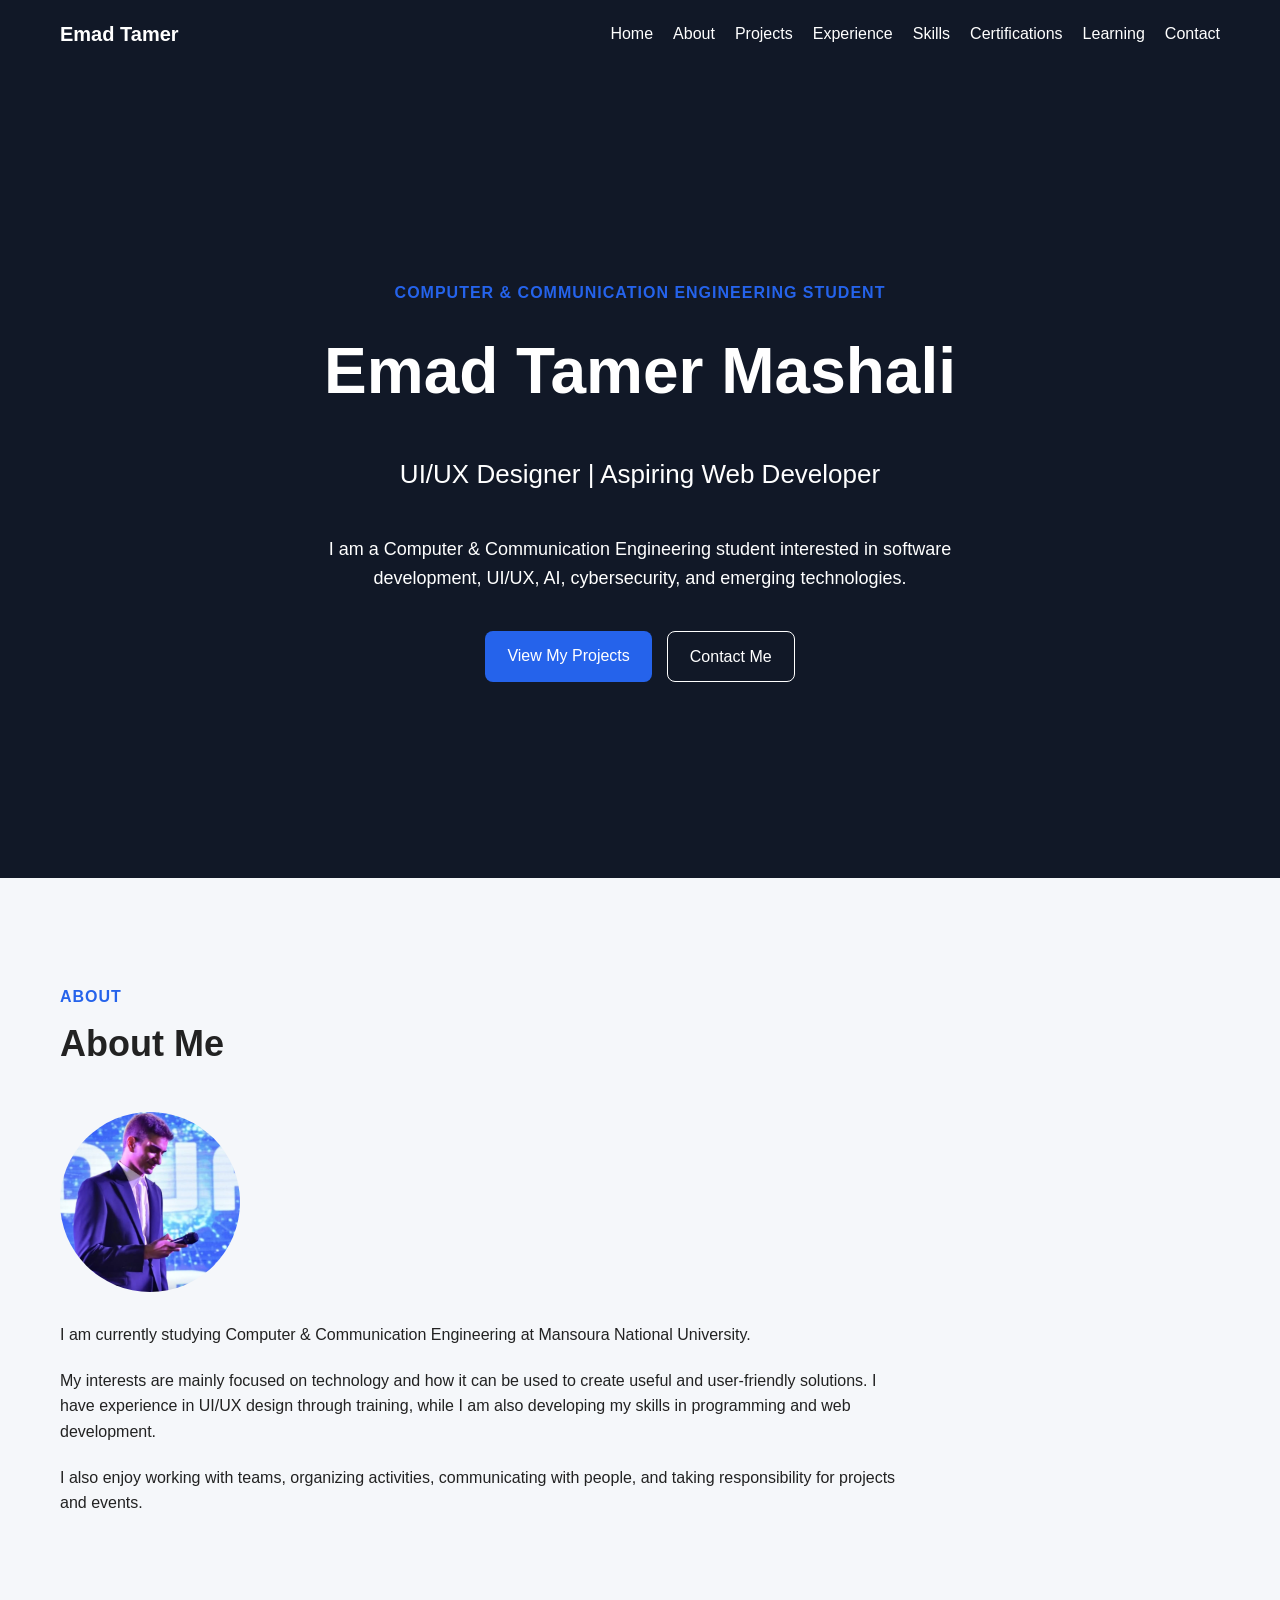
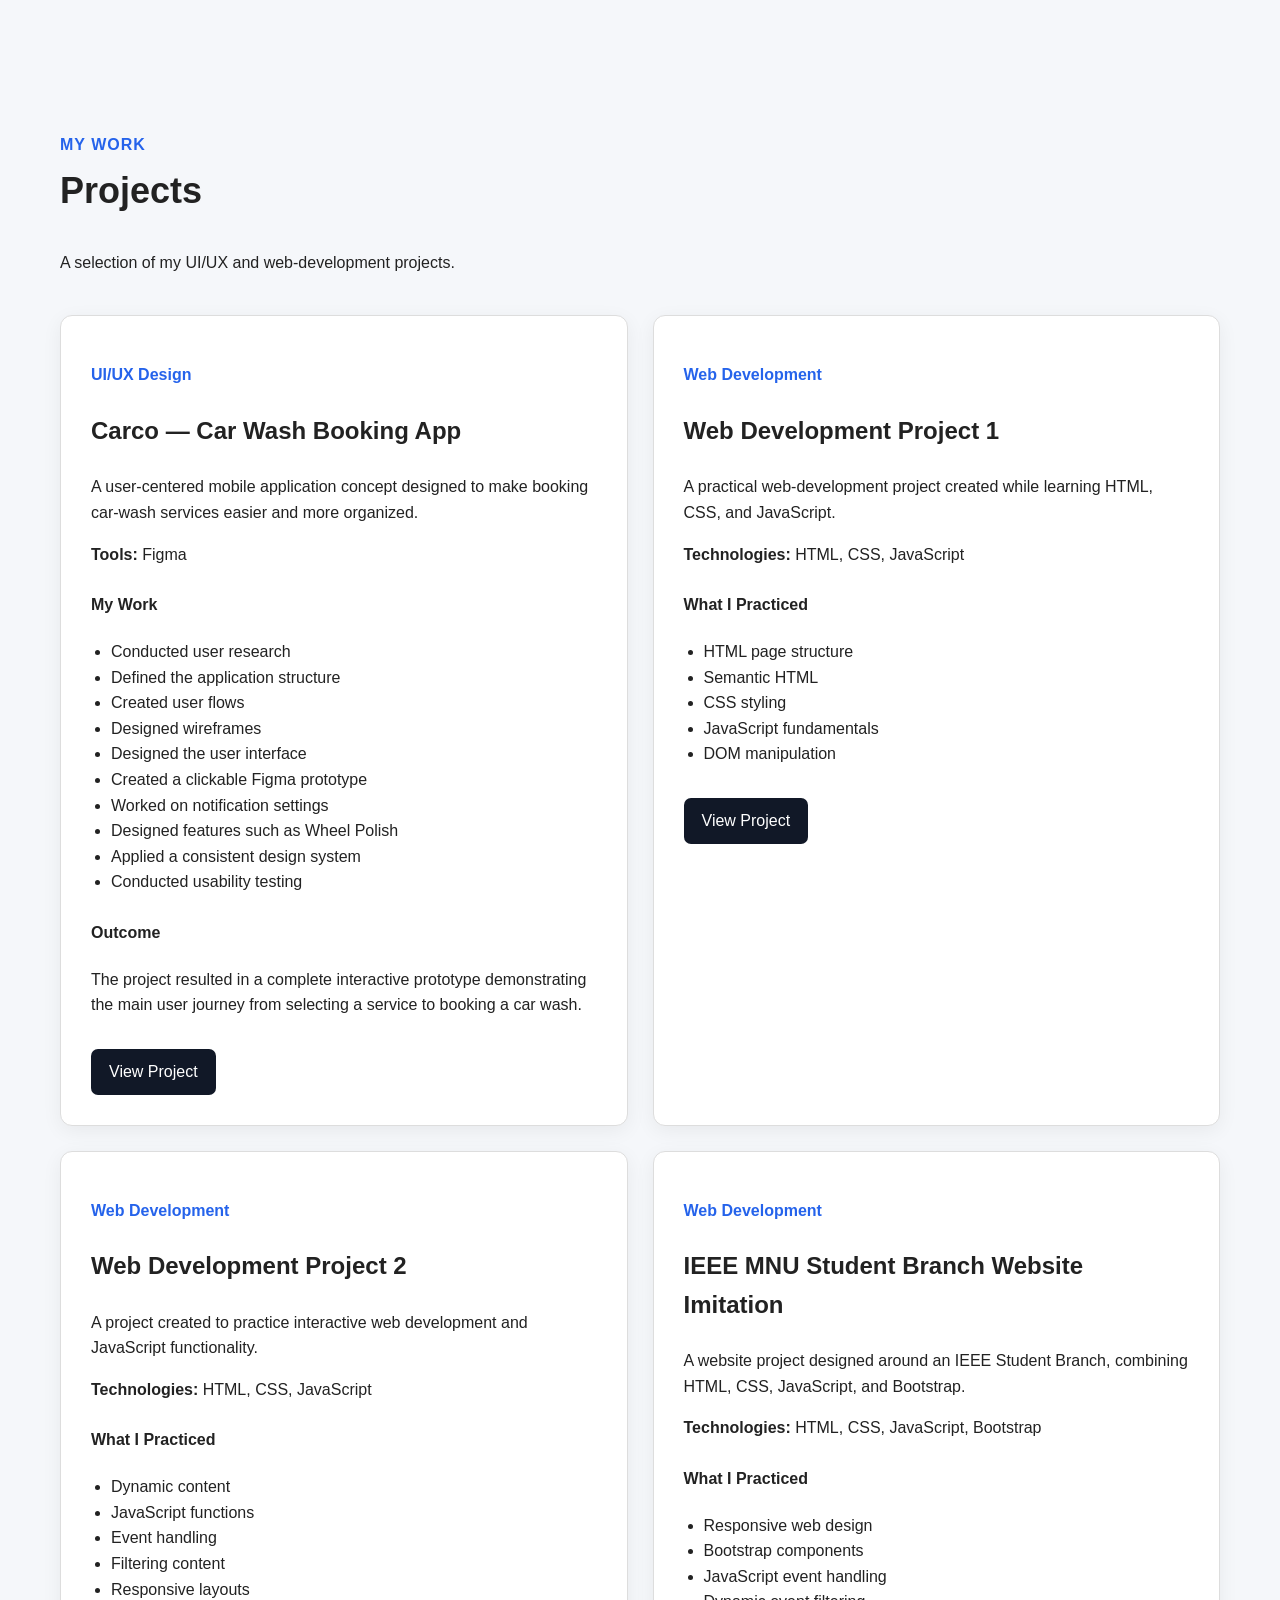
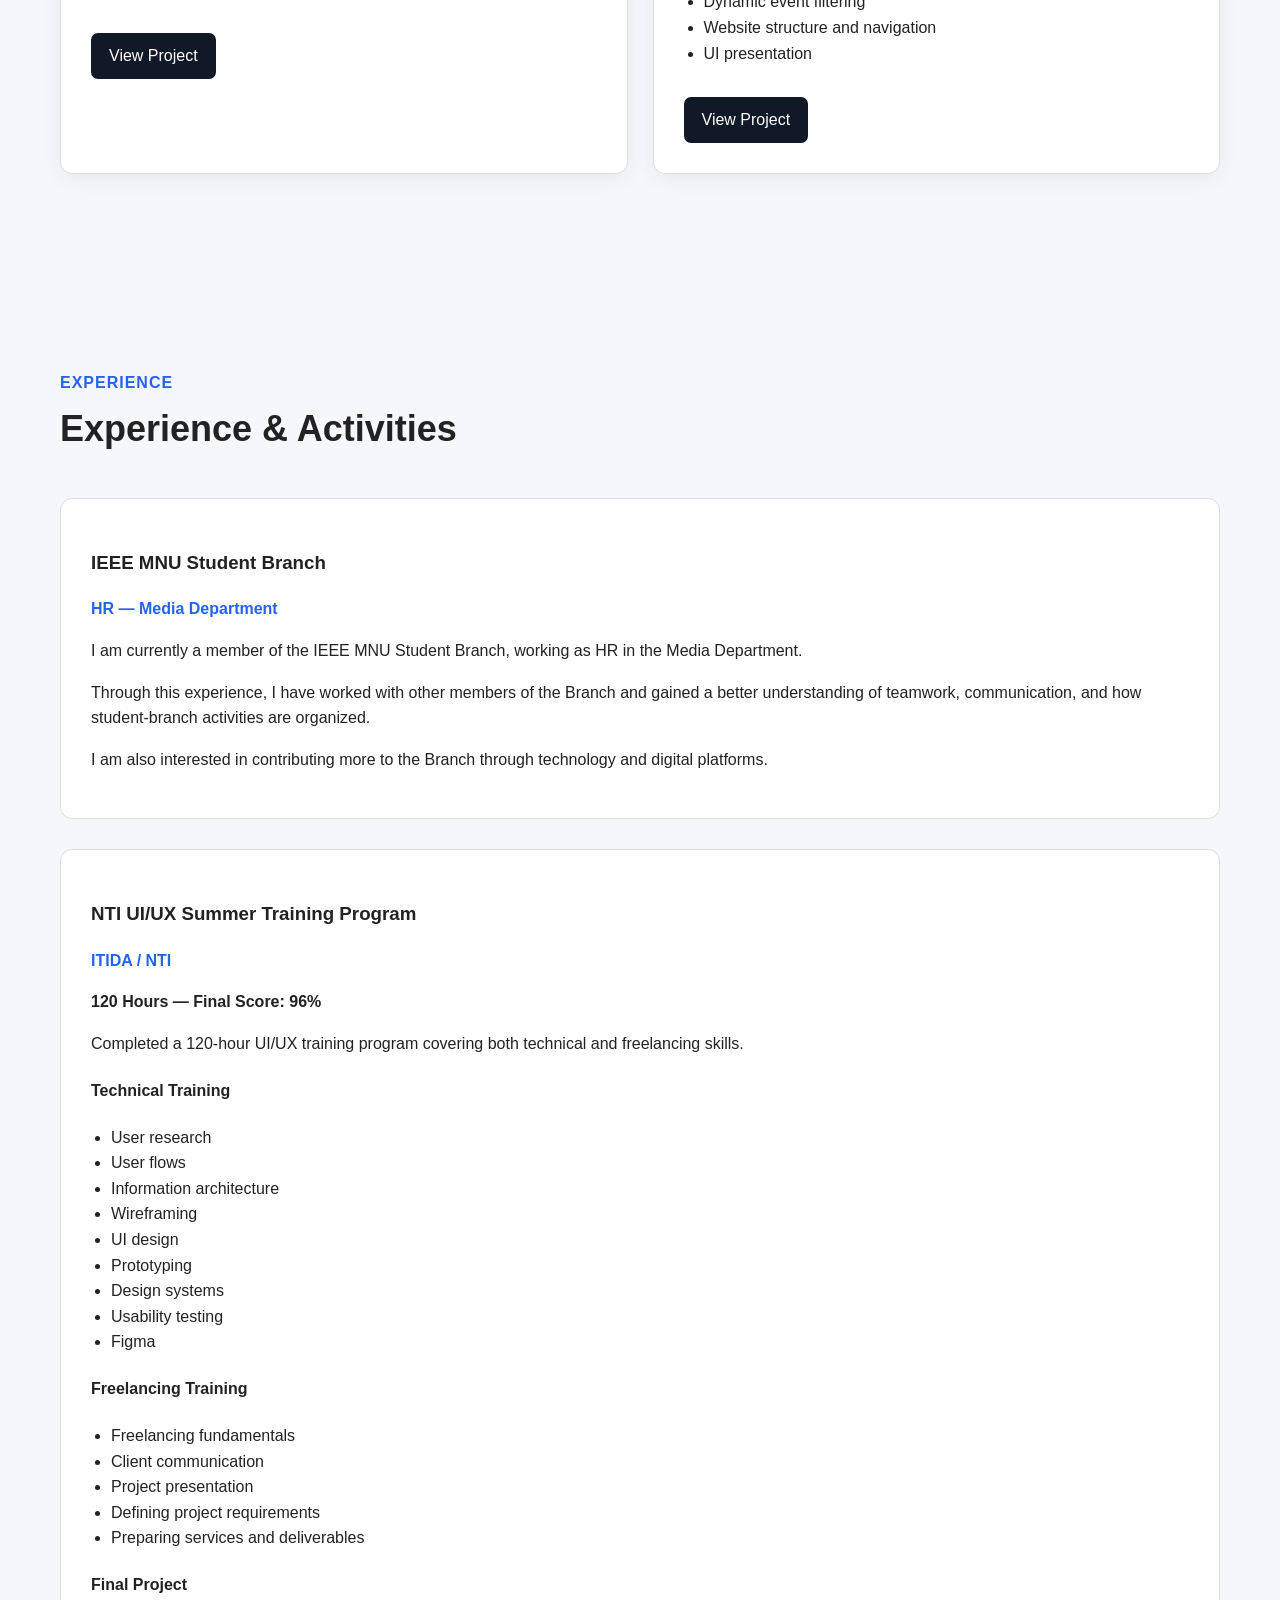
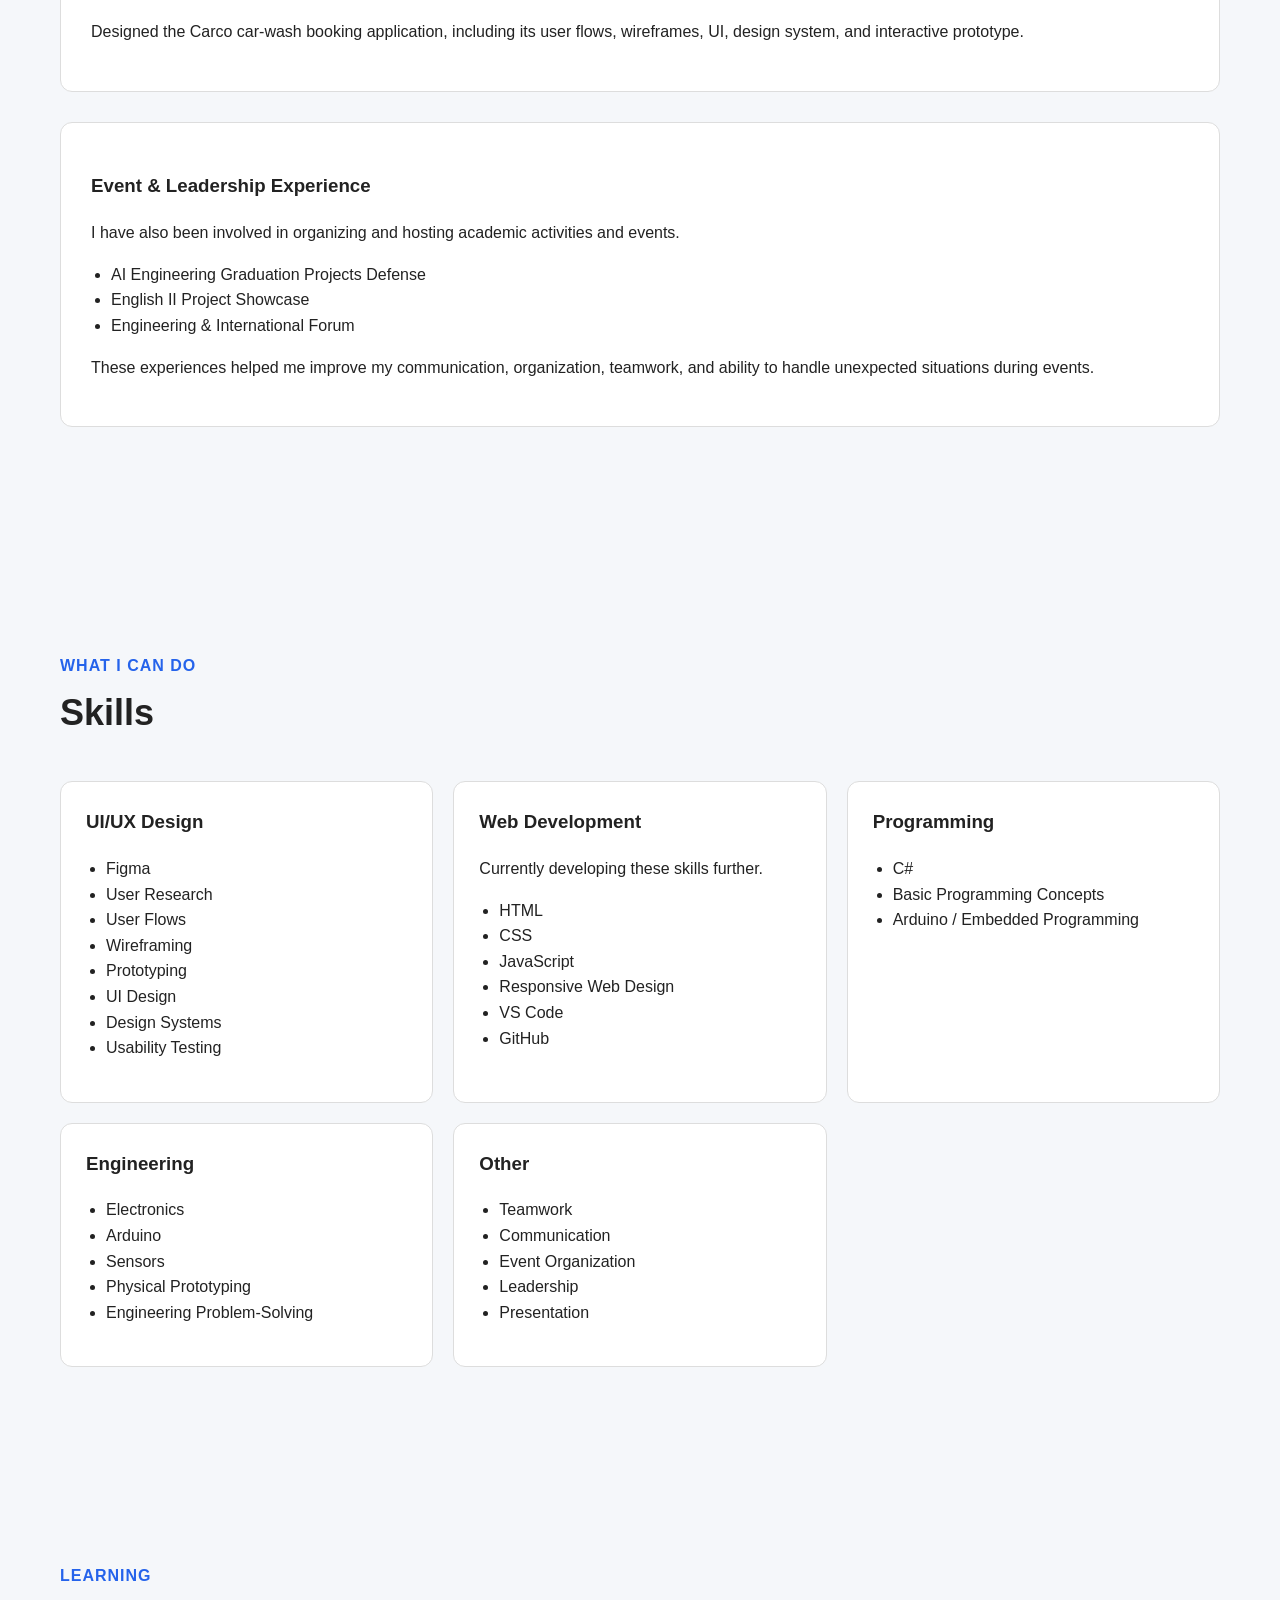
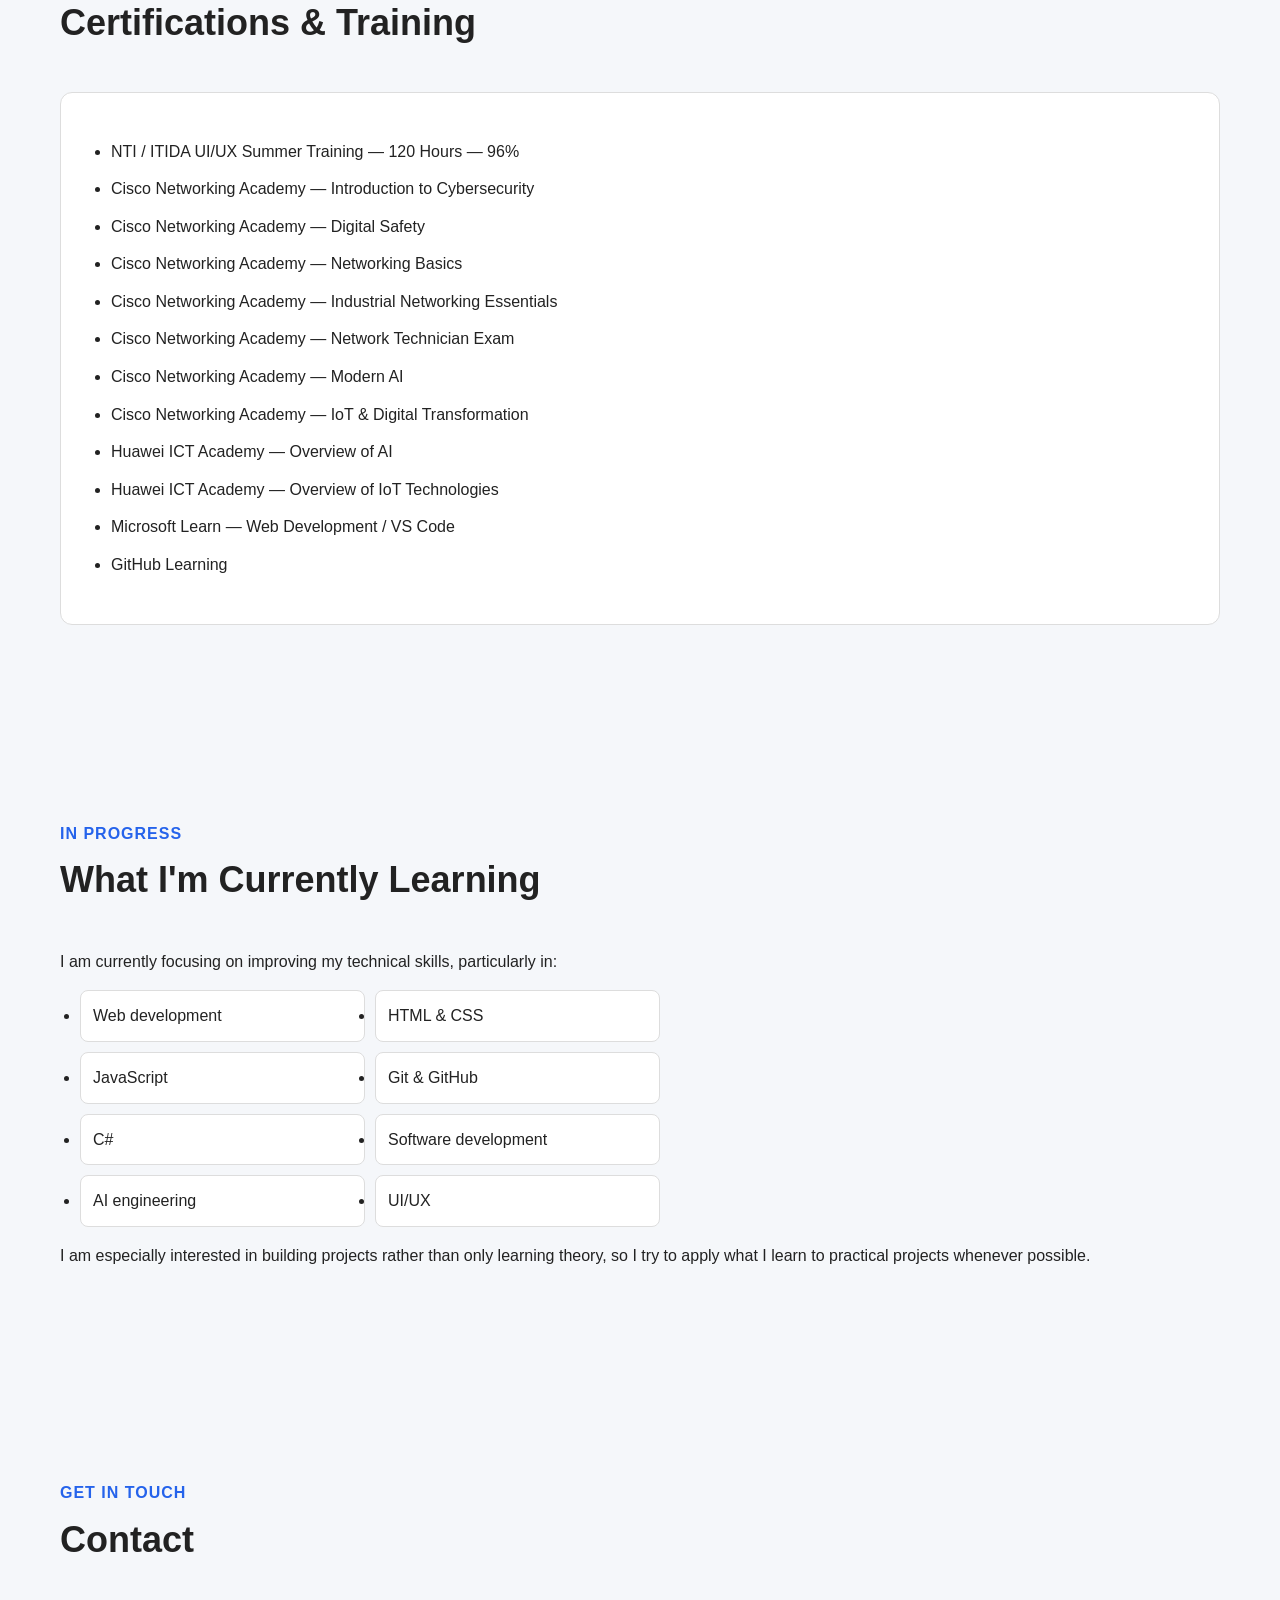
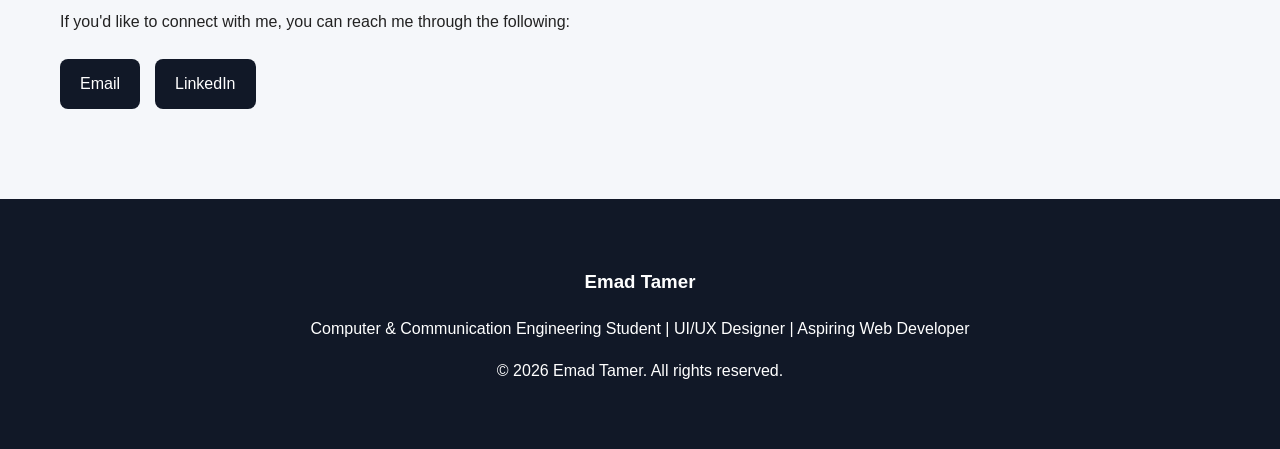
<file: index.html>
<!DOCTYPE html>
<html lang="en">

<head>

    <meta charset="UTF-8">
    <meta name="viewport" content="width=device-width, initial-scale=1.0">

    <title>Emad Tamer | Portfolio</title>

    <link rel="stylesheet" href="styles.css">

</head>

<body>

    <!-- ==================== HEADER ==================== -->

    <header>

        <nav>

            <a href="#home" class="logo">Emad Tamer</a>

            <div class="nav-links">

                <a href="#home">Home</a>
                <a href="#about">About</a>
                <a href="#projects">Projects</a>
                <a href="#experience">Experience</a>
                <a href="#skills">Skills</a>
                <a href="#certifications">Certifications</a>
                <a href="#learning">Learning</a>
                <a href="#contact">Contact</a>

            </div>

        </nav>

    </header>


    <!-- ==================== MAIN ==================== -->

    <main>


        <!-- ==================== HOME ==================== -->

        <section id="home" class="hero">

            <p class="eyebrow">
                Computer & Communication Engineering Student
            </p>

            <h1>Emad Tamer Mashali</h1>

            <h2>
                UI/UX Designer | Aspiring Web Developer
            </h2>

            <p class="hero-description">

                I am a Computer & Communication Engineering student
                interested in software development, UI/UX, AI,
                cybersecurity, and emerging technologies.

            </p>

            <div class="hero-buttons">

                <a href="#projects" class="button">
                    View My Projects
                </a>

                <a href="#contact" class="button secondary-button">
                    Contact Me
                </a>

            </div>

        </section>


        <!-- ==================== ABOUT ==================== -->

        <section id="about">

            <div class="section-heading">

                <p class="eyebrow">About</p>

                <h2>About Me</h2>

            </div>

            <img src="Portfolio_pic.jpeg" alt="Emad Tamer" class="profile-image">

            <div class="about-content">

                <p>
                    I am currently studying Computer & Communication
                    Engineering at Mansoura National University.
                </p>

                <p>
                    My interests are mainly focused on technology and
                    how it can be used to create useful and user-friendly
                    solutions. I have experience in UI/UX design through
                    training, while I am also
                    developing my skills in programming and web development.
                </p>

                <p>
                    I also enjoy working with teams, organizing activities,
                    communicating with people, and taking responsibility
                    for projects and events.
                </p>

            </div>

        </section>


        <!-- ==================== PROJECTS ==================== -->

        <section id="projects">

            <div class="section-heading">

                <p class="eyebrow">My Work</p>

                <h2>Projects</h2>

                <p>
                    A selection of my UI/UX and web-development projects.
                </p>

            </div>


            <div class="project-container">


                <!-- CARCO -->

                <article class="project-card">

                    <p class="project-category">
                        UI/UX Design
                    </p>

                    <h3>
                        Carco — Car Wash Booking App
                    </h3>

                    <p>
                        A user-centered mobile application concept
                        designed to make booking car-wash services
                        easier and more organized.
                    </p>

                    <p>
                        <strong>Tools:</strong> Figma
                    </p>

                    <h4>My Work</h4>

                    <ul>

                        <li>Conducted user research</li>
                        <li>Defined the application structure</li>
                        <li>Created user flows</li>
                        <li>Designed wireframes</li>
                        <li>Designed the user interface</li>
                        <li>Created a clickable Figma prototype</li>
                        <li>Worked on notification settings</li>
                        <li>Designed features such as Wheel Polish</li>
                        <li>Applied a consistent design system</li>
                        <li>Conducted usability testing</li>

                    </ul>

                    <h4>Outcome</h4>

                    <p>
                        The project resulted in a complete interactive
                        prototype demonstrating the main user journey
                        from selecting a service to booking a car wash.
                    </p>

                    <a
                        href="https://www.behance.net/gallery/252828599/Carco-car-wash-app"
                        target="_blank"
                        class="project-link"
                    >
                        View Project
                    </a>

                </article>


                <!-- WEB PROJECT 1 -->

                <article class="project-card">

                    <p class="project-category">
                        Web Development
                    </p>

                    <h3>
                        Web Development Project 1
                    </h3>

                    <p>
                        A practical web-development project created
                        while learning HTML, CSS, and JavaScript.
                    </p>

                    <p>
                        <strong>Technologies:</strong>
                        HTML, CSS, JavaScript
                    </p>

                    <h4>What I Practiced</h4>

                    <ul>

                        <li>HTML page structure</li>
                        <li>Semantic HTML</li>
                        <li>CSS styling</li>
                        <li>JavaScript fundamentals</li>
                        <li>DOM manipulation</li>

                    </ul>

                    <a
                        href="Event%20Landing%20Page/index.html"
                        class="project-link"
                    >
                        View Project
                    </a>

                </article>


                <!-- WEB PROJECT 2 -->

                <article class="project-card">

                    <p class="project-category">
                        Web Development
                    </p>

                    <h3>
                        Web Development Project 2
                    </h3>

                    <p>
                        A project created to practice interactive
                        web development and JavaScript functionality.
                    </p>

                    <p>
                        <strong>Technologies:</strong>
                        HTML, CSS, JavaScript
                    </p>

                    <h4>What I Practiced</h4>

                    <ul>

                        <li>Dynamic content</li>
                        <li>JavaScript functions</li>
                        <li>Event handling</li>
                        <li>Filtering content</li>
                        <li>Responsive layouts</li>

                    </ul>

                    <a
                        href="Event%20Dashboard/index.html"
                        class="project-link"
                    >
                        View Project
                    </a>

                </article>


                <!--  WEB PROJECT 3 -->

                <article class="project-card">

                    <p class="project-category">
                        Web Development
                    </p>

                    <h3>
                        IEEE MNU Student Branch Website Imitation
                    </h3>

                    <p>
                        A website project designed around an IEEE
                        Student Branch, combining HTML, CSS,
                        JavaScript, and Bootstrap.
                    </p>

                    <p>
                        <strong>Technologies:</strong>
                        HTML, CSS, JavaScript, Bootstrap
                    </p>

                    <h4>What I Practiced</h4>

                    <ul>

                        <li>Responsive web design</li>
                        <li>Bootstrap components</li>
                        <li>JavaScript event handling</li>
                        <li>Dynamic event filtering</li>
                        <li>Website structure and navigation</li>
                        <li>UI presentation</li>

                    </ul>

                    <a
                        href="IEEE%20Website/index.html"
                        class="project-link"
                    >
                        View Project
                    </a>

                </article>


            </div>

        </section>


        <!-- ==================== EXPERIENCE ==================== -->

        <section id="experience">

            <div class="section-heading">

                <p class="eyebrow">Experience</p>

                <h2>Experience & Activities</h2>

            </div>


            <!-- IEEE -->

            <article class="experience-card">

                <h3>
                    IEEE MNU Student Branch
                </h3>

                <p class="experience-role">
                    HR — Media Department
                </p>

                <p>
                    I am currently a member of the IEEE MNU Student
                    Branch, working as HR in the Media Department.
                </p>

                <p>
                    Through this experience, I have worked with other
                    members of the Branch and gained a better
                    understanding of teamwork, communication, and how
                    student-branch activities are organized.
                </p>

                <p>
                    I am also interested in contributing more to the
                    Branch through technology and digital platforms.
                </p>

            </article>


            <!-- NTI -->

            <article class="experience-card">

                <h3>
                    NTI UI/UX Summer Training Program
                </h3>

                <p class="experience-role">
                    ITIDA / NTI
                </p>

                <p class="highlight">
                    120 Hours — Final Score: 96%
                </p>

                <p>
                    Completed a 120-hour UI/UX training program
                    covering both technical and freelancing skills.
                </p>


                <h4>Technical Training</h4>

                <ul>

                    <li>User research</li>
                    <li>User flows</li>
                    <li>Information architecture</li>
                    <li>Wireframing</li>
                    <li>UI design</li>
                    <li>Prototyping</li>
                    <li>Design systems</li>
                    <li>Usability testing</li>
                    <li>Figma</li>

                </ul>


                <h4>Freelancing Training</h4>

                <ul>

                    <li>Freelancing fundamentals</li>
                    <li>Client communication</li>
                    <li>Project presentation</li>
                    <li>Defining project requirements</li>
                    <li>Preparing services and deliverables</li>

                </ul>


                <h4>Final Project</h4>

                <p>
                    Designed the Carco car-wash booking application,
                    including its user flows, wireframes, UI, design
                    system, and interactive prototype.
                </p>

            </article>


            <!-- EVENTS -->

            <article class="experience-card">

                <h3>
                    Event & Leadership Experience
                </h3>

                <p>
                    I have also been involved in organizing and
                    hosting academic activities and events.
                </p>

                <ul>

                    <li>
                        AI Engineering Graduation Projects Defense
                    </li>

                    <li>
                        English II Project Showcase
                    </li>

                    <li>
                        Engineering & International Forum
                    </li>

                </ul>

                <p>
                    These experiences helped me improve my
                    communication, organization, teamwork, and ability
                    to handle unexpected situations during events.
                </p>

            </article>

        </section>


        <!-- ==================== SKILLS ==================== -->

        <section id="skills">

            <div class="section-heading">

                <p class="eyebrow">What I Can Do</p>

                <h2>Skills</h2>

            </div>


            <div class="skills-container">


                <article class="skill-card">

                    <h3>UI/UX Design</h3>

                    <ul>

                        <li>Figma</li>
                        <li>User Research</li>
                        <li>User Flows</li>
                        <li>Wireframing</li>
                        <li>Prototyping</li>
                        <li>UI Design</li>
                        <li>Design Systems</li>
                        <li>Usability Testing</li>

                    </ul>

                </article>


                <article class="skill-card">

                    <h3>Web Development</h3>

                    <p>
                        Currently developing these skills further.
                    </p>

                    <ul>

                        <li>HTML</li>
                        <li>CSS</li>
                        <li>JavaScript</li>
                        <li>Responsive Web Design</li>
                        <li>VS Code</li>
                        <li>GitHub</li>

                    </ul>

                </article>


                <article class="skill-card">

                    <h3>Programming</h3>

                    <ul>

                        <li>C#</li>
                        <li>Basic Programming Concepts</li>
                        <li>Arduino / Embedded Programming</li>

                    </ul>

                </article>


                <article class="skill-card">

                    <h3>Engineering</h3>

                    <ul>

                        <li>Electronics</li>
                        <li>Arduino</li>
                        <li>Sensors</li>
                        <li>Physical Prototyping</li>
                        <li>Engineering Problem-Solving</li>

                    </ul>

                </article>


                <article class="skill-card">

                    <h3>Other</h3>

                    <ul>

                        <li>Teamwork</li>
                        <li>Communication</li>
                        <li>Event Organization</li>
                        <li>Leadership</li>
                        <li>Presentation</li>

                    </ul>

                </article>


            </div>

        </section>


        <!-- ==================== CERTIFICATIONS ==================== -->

        <section id="certifications">

            <div class="section-heading">

                <p class="eyebrow">Learning</p>

                <h2>Certifications & Training</h2>

            </div>

            <div class="certification-list">

                <ul>

                    <li>
                        NTI / ITIDA UI/UX Summer Training —
                        120 Hours — 96%
                    </li>

                    <li>
                        Cisco Networking Academy —
                        Introduction to Cybersecurity
                    </li>

                    <li>
                        Cisco Networking Academy —
                        Digital Safety
                    </li>

                    <li>
                        Cisco Networking Academy —
                        Networking Basics
                    </li>

                    <li>
                        Cisco Networking Academy —
                        Industrial Networking Essentials
                    </li>

                    <li>
                        Cisco Networking Academy —
                        Network Technician Exam
                    </li>

                    <li>
                        Cisco Networking Academy —
                        Modern AI
                    </li>

                    <li>
                        Cisco Networking Academy —
                        IoT & Digital Transformation
                    </li>

                    <li>
                        Huawei ICT Academy —
                        Overview of AI
                    </li>

                    <li>
                        Huawei ICT Academy —
                        Overview of IoT Technologies
                    </li>

                    <li>
                        Microsoft Learn —
                        Web Development / VS Code
                    </li>

                    <li>
                        GitHub Learning
                    </li>

                </ul>

            </div>

        </section>


        <!-- ==================== CURRENTLY LEARNING ==================== -->

        <section id="learning">

            <div class="section-heading">

                <p class="eyebrow">In Progress</p>

                <h2>What I'm Currently Learning</h2>

            </div>

            <p>
                I am currently focusing on improving my technical
                skills, particularly in:
            </p>

            <ul class="learning-list">

                <li>Web development</li>
                <li>HTML & CSS</li>
                <li>JavaScript</li>
                <li>Git & GitHub</li>
                <li>C#</li>
                <li>Software development</li>
                <li>AI engineering</li>
                <li>UI/UX</li>

            </ul>

            <p>
                I am especially interested in building projects
                rather than only learning theory, so I try to apply
                what I learn to practical projects whenever possible.
            </p>

        </section>


        <!-- ==================== CONTACT ==================== -->

        <section id="contact">

            <div class="section-heading">

                <p class="eyebrow">Get In Touch</p>

                <h2>Contact</h2>

            </div>

            <p>
                If you'd like to connect with me, you can reach me
                through the following:
            </p>

            <div class="contact-links">

                <a href="mailto:emad.t.mashali@gmail.com">
                    Email
                </a>

                <a
                    href="https://www.linkedin.com/in/emad-mashali"
                    target="_blank"
                >
                    LinkedIn
                </a>

            </div>

        </section>

    </main>


    <!-- ==================== FOOTER ==================== -->

    <footer>

        <h3>
            Emad Tamer
        </h3>

        <p>
            Computer & Communication Engineering Student |
            UI/UX Designer | Aspiring Web Developer
        </p>

        <p>
            © 2026 Emad Tamer. All rights reserved.
        </p>

    </footer>


    <script src="script.js"></script>

</body>

</html>
</file>
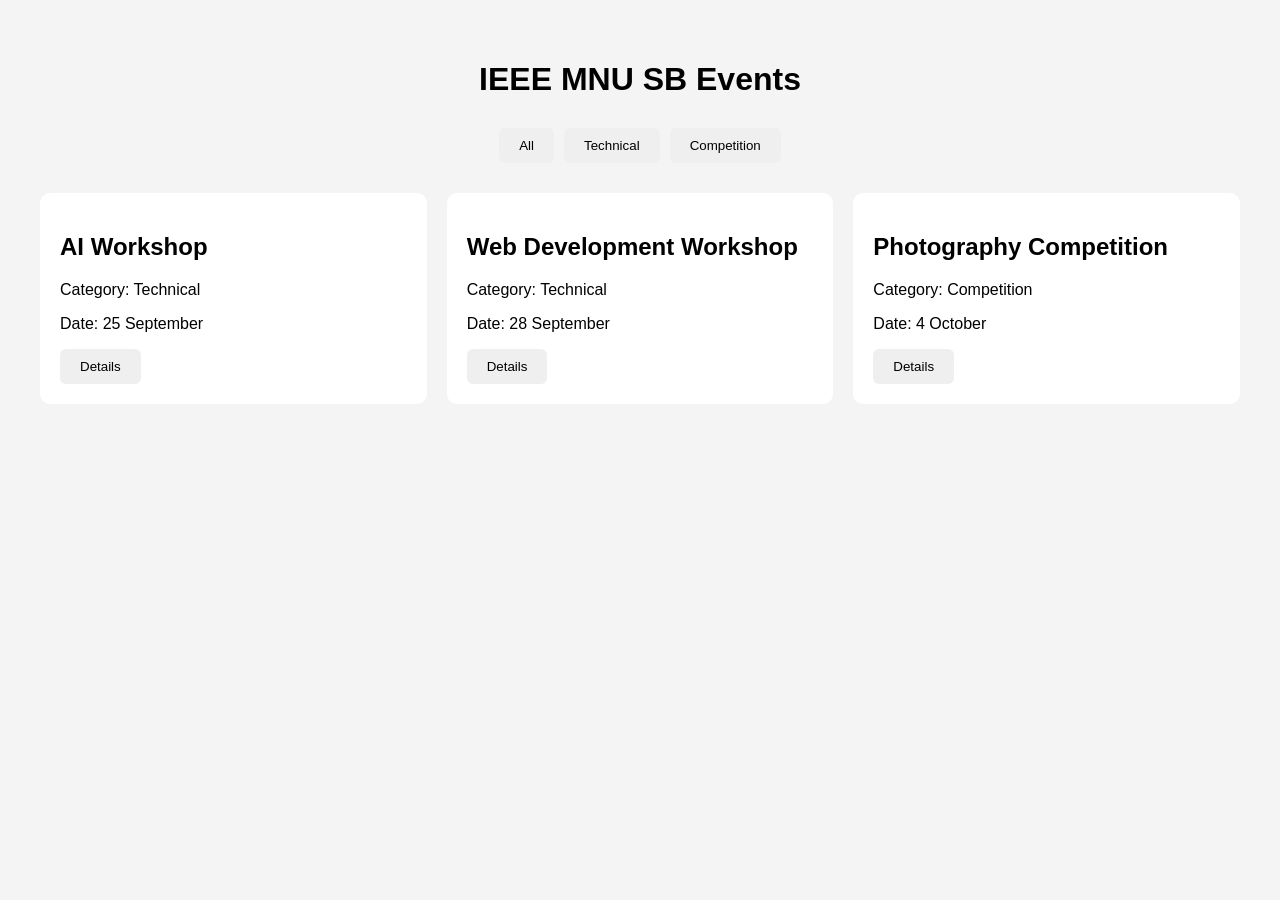
<file: Event Dashboard/index.html>
<!DOCTYPE html>
<html lang="en">

<head>
    <meta charset="UTF-8">
    <meta name="viewport" content="width=device-width, initial-scale=1.0">

    <title>IEEE MNU SB Events</title>

    <link rel="stylesheet" href="style.css">
    <script src="script.js" defer></script>
</head>

<body>

    <h1>IEEE MNU SB Events</h1>

    <div class="filters">
        <button onclick="filterEvents('all')">All</button>
        <button onclick="filterEvents('Technical')">Technical</button>
        <button onclick="filterEvents('Competition')">Competition</button>
    </div>

    <div id="events"></div>

</body>

</html>
</file>
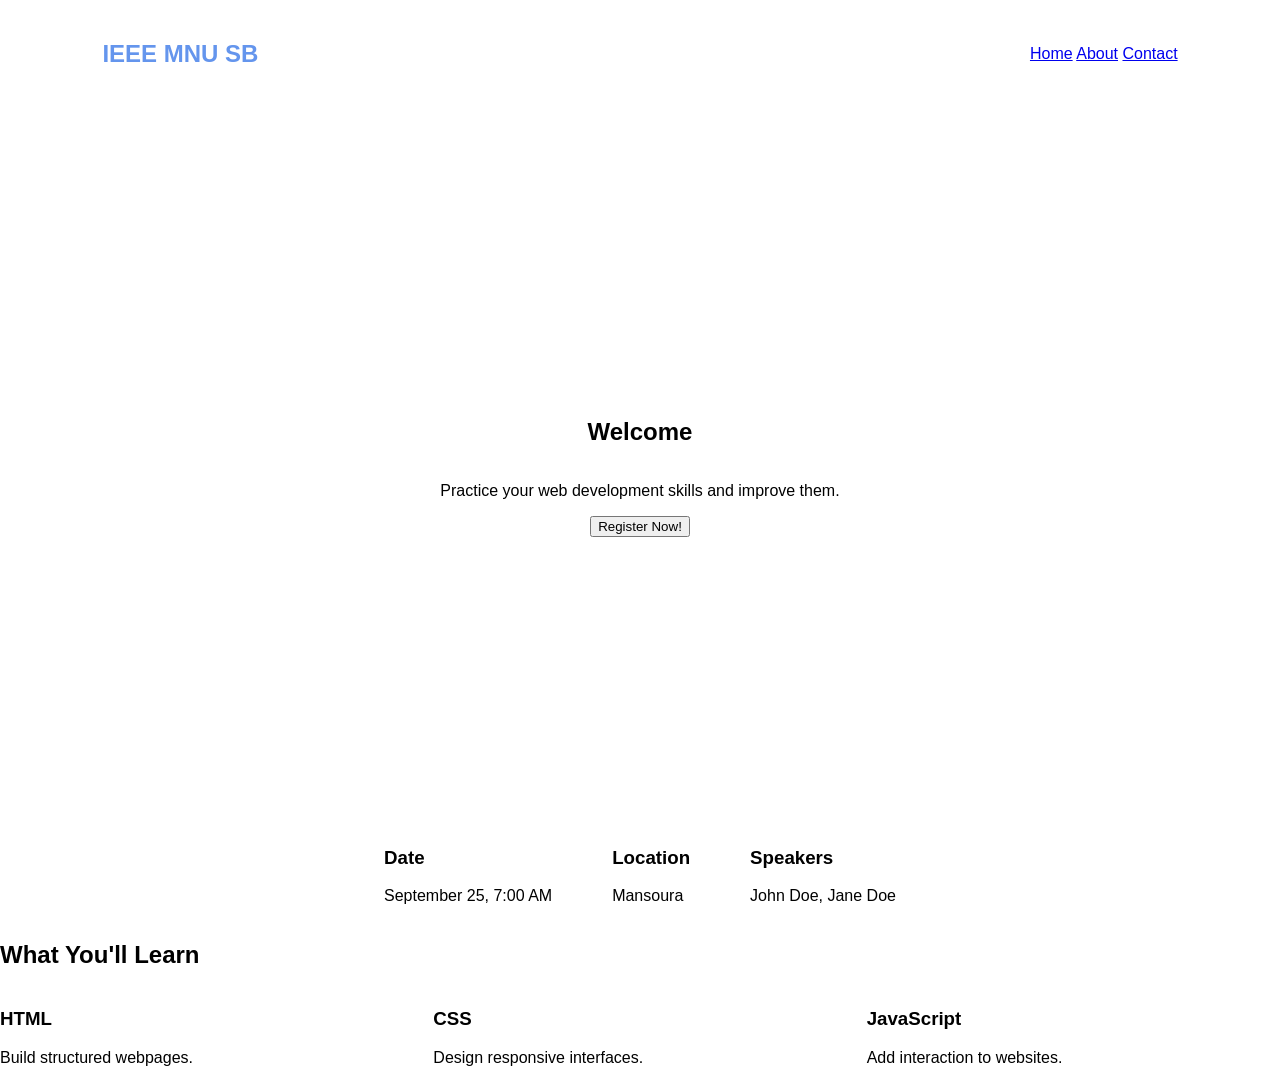
<file: Event Landing Page/index.html>
<!DOCTYPE html>
<html lang="en">

<head>
    <meta charset="UTF-8">
    <meta name="viewport" content="width=device-width, initial-scale=1.0">
    <title>Landing Page</title>
    <link rel="stylesheet" href="style.css">
</head>

<body>

    <header>
        <nav>
            <h2>IEEE MNU SB</h2>

            <div>
                <a href="#home">Home</a>
                <a href="#about">About</a>
                <a href="#contact">Contact</a>
            </div>
        </nav>
    </header>
    <!--Nav bar on top-->

    <main>

        <section id="home"> <!--Home Page-->
            <h1>Welcome</h1>
            <p>
                Practice your web development skills and improve them.
            </p>
            <button>Register Now!</button> <!--Button-->
        </section>

        <div class="event-info">
            <div>
                <h3>Date</h3>
                <p><time datetime="2026-09-25T07:00">September 25, 7:00 AM</time></p>
            </div>
            <div>
                <h3>Location</h3>
                <p>Mansoura</p>
            </div>
            <div>
                <h3>Speakers</h3>
                <p>John Doe, Jane Doe</p>
            </div>
        </div>

        <section id="about"> <!--About-->
            <h2>What You'll Learn</h2>

            <div class="highlights">
                <div class="card">
                    <h3>HTML</h3>
                    <p>Build structured webpages.</p>
                </div>
                <div class="card">
                    <h3>CSS</h3>
                    <p>Design responsive interfaces.</p>
                </div>
                <div class="card">
                    <h3>JavaScript</h3>
                    <p>Add interaction to websites.</p>
                </div>
            </div>
        </section>

    </main>

</body>

</html>
</file>
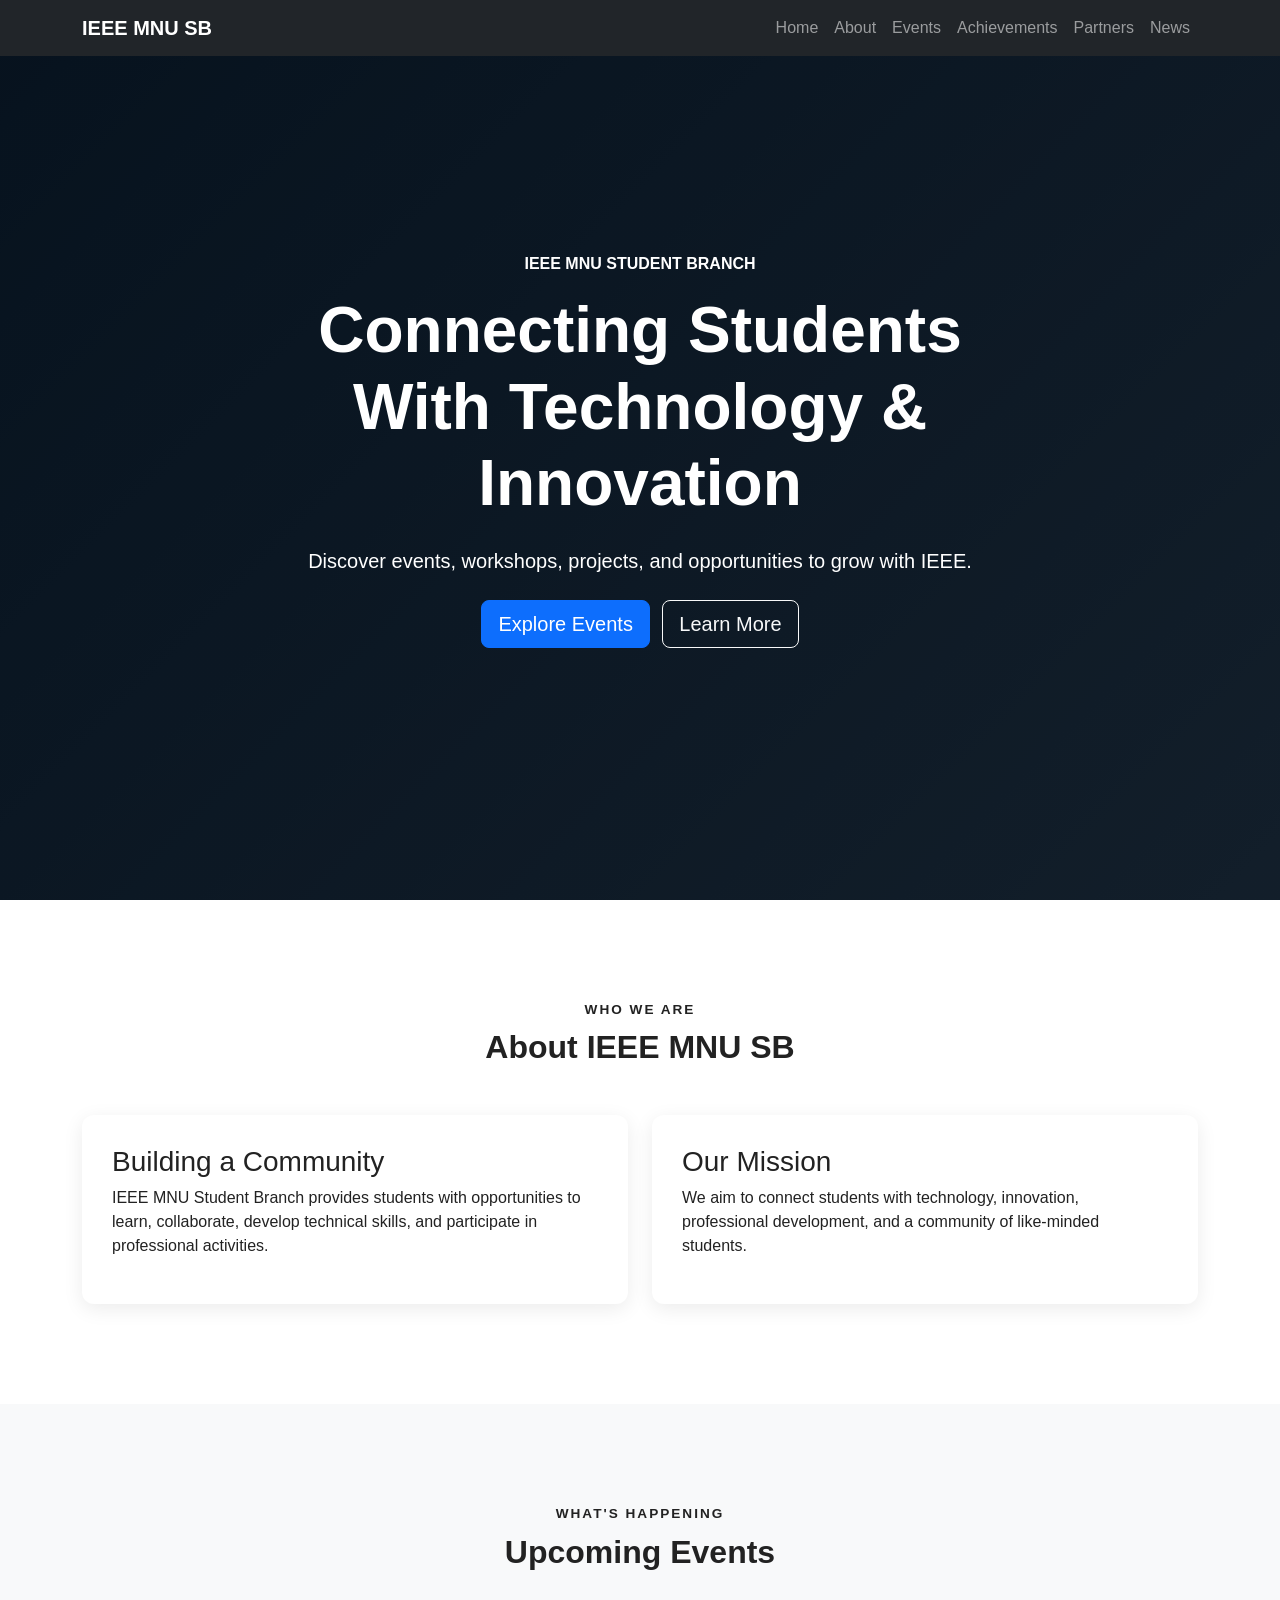
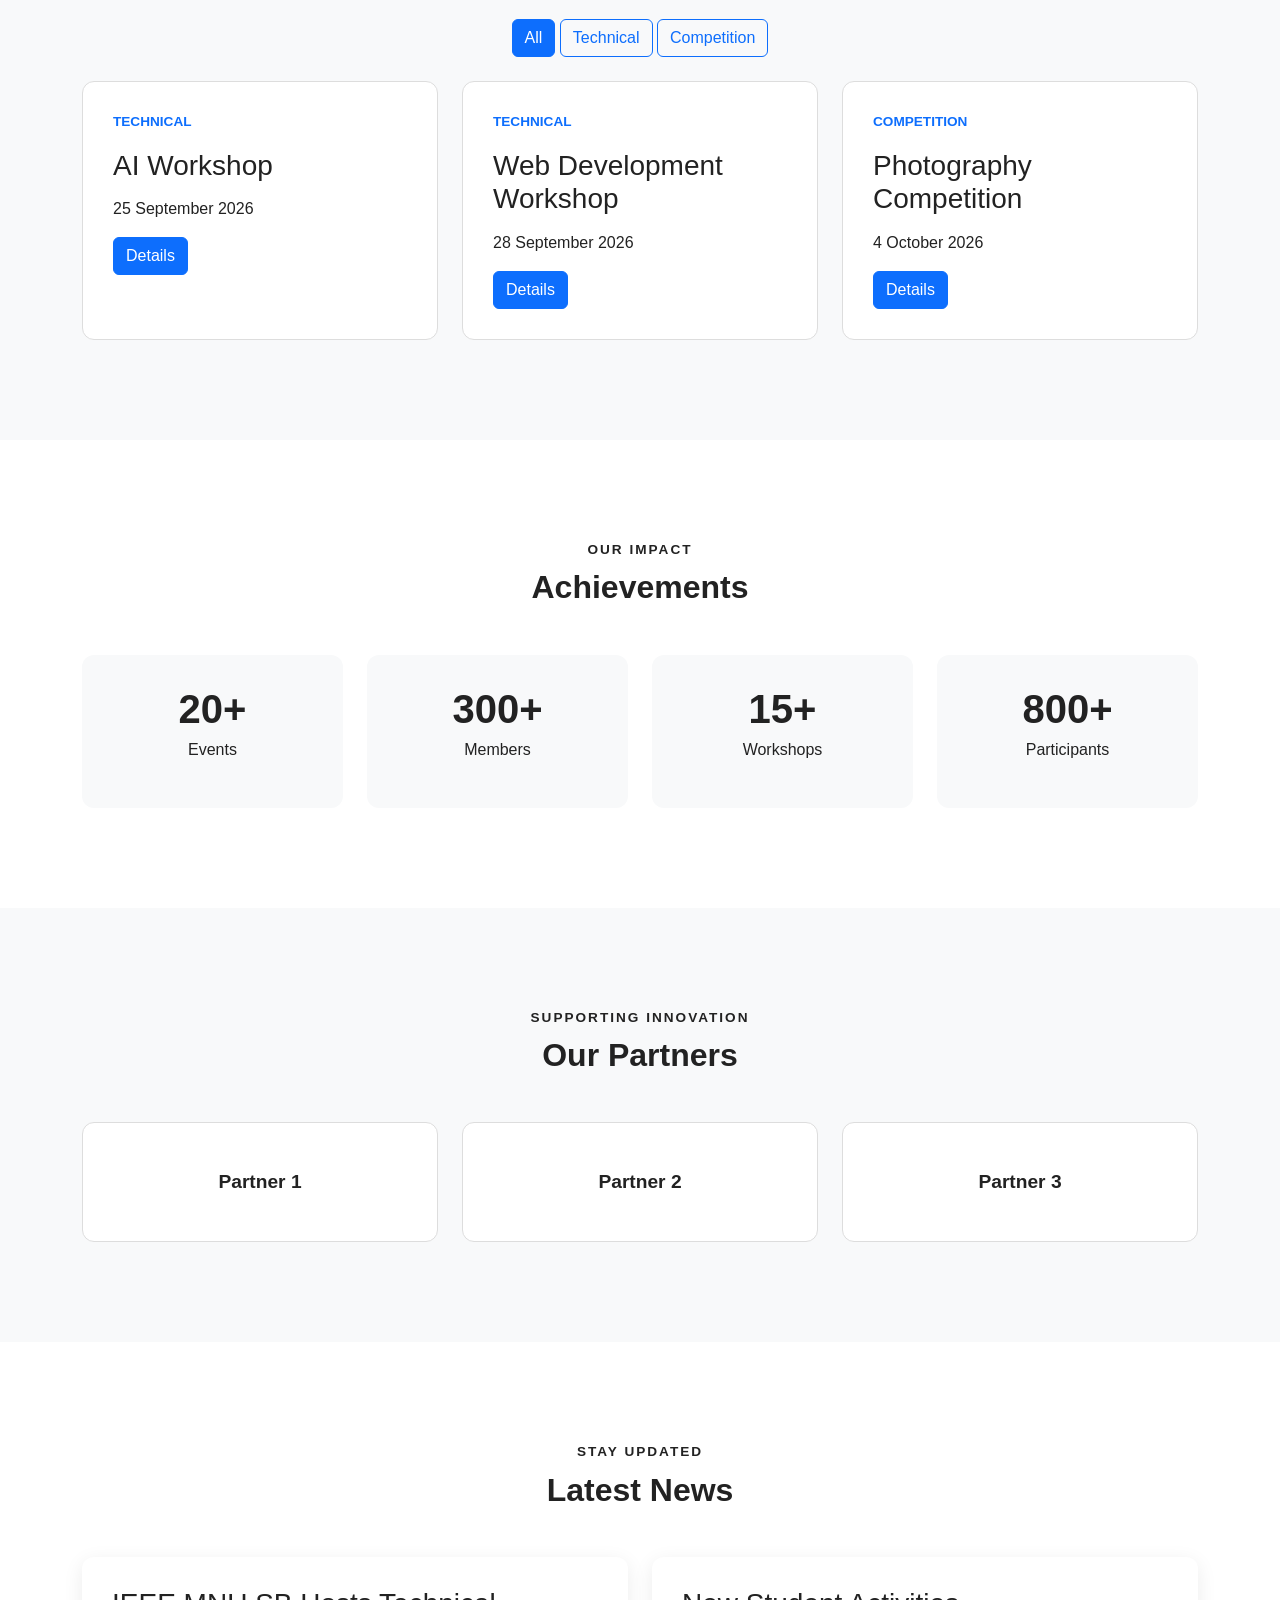
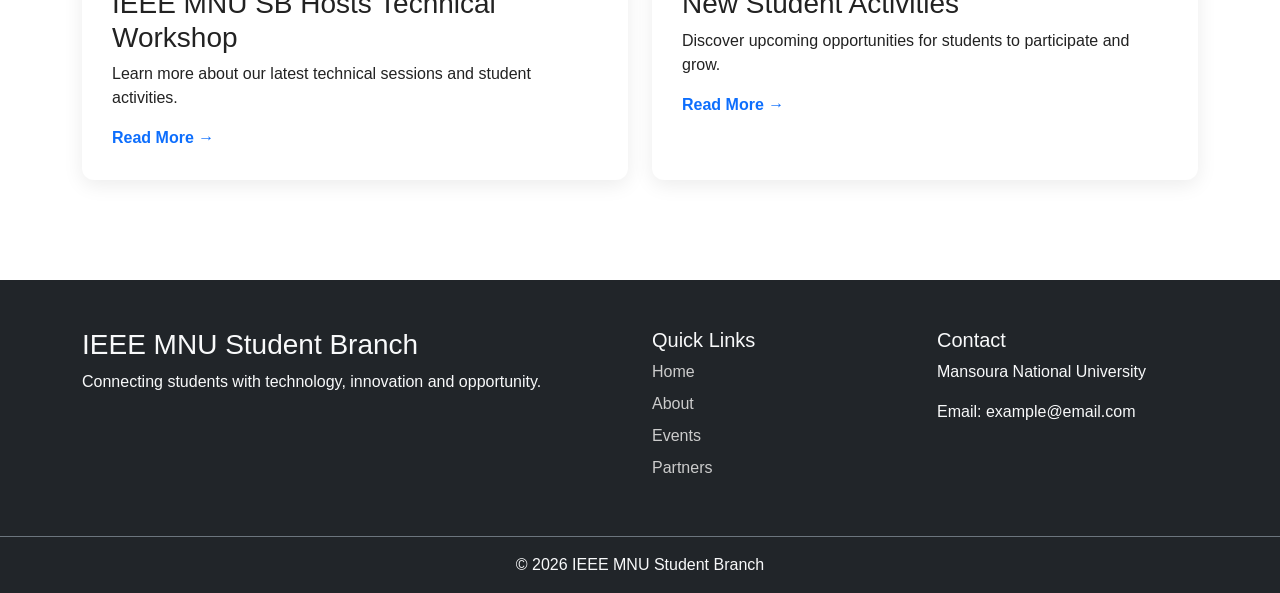
<file: IEEE Website/index.html>
<!DOCTYPE html>
<html lang="en">

<head>
    <meta charset="UTF-8">
    <meta name="viewport" content="width=device-width, initial-scale=1.0">

    <title>IEEE MNU Student Branch</title>

    <!-- Bootstrap CSS -->
    <link
        href="https://cdn.jsdelivr.net/npm/bootstrap@5.3.8/dist/css/bootstrap.min.css"
        rel="stylesheet"
    >

    <!-- Your CSS -->
    <link rel="stylesheet" href="style.css">

    <!-- Your JavaScript -->
    <script src="script.js" defer></script>
</head>

<body>

    <!-- ==================== NAVBAR ==================== -->

    <header>

        <nav class="navbar navbar-expand-lg bg-dark navbar-dark fixed-top">

            <div class="container">

                <a class="navbar-brand fw-bold" href="#home">
                    IEEE MNU SB
                </a>

                <!-- Mobile menu button -->
                <button
                    class="navbar-toggler"
                    type="button"
                    data-bs-toggle="collapse"
                    data-bs-target="#navbarNav"
                >
                    <span class="navbar-toggler-icon"></span>
                </button>

                <!-- Navigation links -->
                <div class="collapse navbar-collapse" id="navbarNav">

                    <ul class="navbar-nav ms-auto">

                        <li class="nav-item">
                            <a class="nav-link" href="#home">
                                Home
                            </a>
                        </li>

                        <li class="nav-item">
                            <a class="nav-link" href="#about">
                                About
                            </a>
                        </li>

                        <li class="nav-item">
                            <a class="nav-link" href="#events">
                                Events
                            </a>
                        </li>

                        <li class="nav-item">
                            <a class="nav-link" href="#achievements">
                                Achievements
                            </a>
                        </li>

                        <li class="nav-item">
                            <a class="nav-link" href="#partners">
                                Partners
                            </a>
                        </li>

                        <li class="nav-item">
                            <a class="nav-link" href="#news">
                                News
                            </a>
                        </li>

                    </ul>

                </div>

            </div>

        </nav>

    </header>


    <main>

        <!-- ==================== HERO ==================== -->

        <section id="home" class="hero-section">

            <div class="container">

                <div class="row align-items-center min-vh-100">

                    <div class="col-lg-8 mx-auto text-center">

                        <p class="text-uppercase fw-bold">
                            IEEE MNU Student Branch
                        </p>

                        <h1 class="display-3 fw-bold">
                            Connecting Students With
                            Technology & Innovation
                        </h1>

                        <p class="lead my-4">
                            Discover events, workshops, projects,
                            and opportunities to grow with IEEE.
                        </p>

                        <a href="#events" class="btn btn-primary btn-lg me-2">
                            Explore Events
                        </a>

                        <a href="#about" class="btn btn-outline-light btn-lg">
                            Learn More
                        </a>

                    </div>

                </div>

            </div>

        </section>


        <!-- ==================== ABOUT ==================== -->

        <section id="about" class="section-padding">

            <div class="container">

                <div class="text-center mb-5">

                    <p class="section-label">
                        WHO WE ARE
                    </p>

                    <h2 class="fw-bold">
                        About IEEE MNU SB
                    </h2>

                </div>


                <div class="row g-4">

                    <div class="col-md-6">

                        <div class="custom-card h-100">

                            <h3>
                                Building a Community
                            </h3>

                            <p>
                                IEEE MNU Student Branch provides
                                students with opportunities to learn,
                                collaborate, develop technical skills,
                                and participate in professional
                                activities.
                            </p>

                        </div>

                    </div>


                    <div class="col-md-6">

                        <div class="custom-card h-100">

                            <h3>
                                Our Mission
                            </h3>

                            <p>
                                We aim to connect students with
                                technology, innovation, professional
                                development, and a community of
                                like-minded students.
                            </p>

                        </div>

                    </div>

                </div>

            </div>

        </section>


        <!-- ==================== EVENTS ==================== -->

        <section id="events" class="section-padding bg-light">

            <div class="container">

                <div class="text-center mb-5">

                    <p class="section-label">
                        WHAT'S HAPPENING
                    </p>

                    <h2 class="fw-bold">
                        Upcoming Events
                    </h2>

                </div>


                <!-- Event filters -->

                <div class="text-center mb-4">

                    <button
                    class="btn btn-primary filter-btn"
                    onclick="filterEvents('all', this)"
                    >
                        All
                    </button>

                    <button
                    class="btn btn-outline-primary filter-btn"
                    onclick="filterEvents('Technical', this)"
                    >
                        Technical
                    </button>

                    <button
                    class="btn btn-outline-primary filter-btn"
                    onclick="filterEvents('Competition', this)"
                    >
                        Competition
                    </button>

                </div>


                <!-- JavaScript puts events here -->

                <div
                    id="event-container"
                    class="row g-4"
                >
                </div>

            </div>

        </section>


        <!-- ==================== ACHIEVEMENTS ==================== -->

        <section id="achievements" class="section-padding">

            <div class="container">

                <div class="text-center mb-5">

                    <p class="section-label">
                        OUR IMPACT
                    </p>

                    <h2 class="fw-bold">
                        Achievements
                    </h2>

                </div>


                <div class="row g-4 text-center">

                    <div class="col-6 col-lg-3">

                        <div class="achievement-card">

                            <h3>
                                20+
                            </h3>

                            <p>
                                Events
                            </p>

                        </div>

                    </div>


                    <div class="col-6 col-lg-3">

                        <div class="achievement-card">

                            <h3>
                                300+
                            </h3>

                            <p>
                                Members
                            </p>

                        </div>

                    </div>


                    <div class="col-6 col-lg-3">

                        <div class="achievement-card">

                            <h3>
                                15+
                            </h3>

                            <p>
                                Workshops
                            </p>

                        </div>

                    </div>


                    <div class="col-6 col-lg-3">

                        <div class="achievement-card">

                            <h3>
                                800+
                            </h3>

                            <p>
                                Participants
                            </p>

                        </div>

                    </div>

                </div>

            </div>

        </section>


        <!-- ==================== PARTNERS ==================== -->

        <section id="partners" class="section-padding bg-light">

            <div class="container">

                <div class="text-center mb-5">

                    <p class="section-label">
                        SUPPORTING INNOVATION
                    </p>

                    <h2 class="fw-bold">
                        Our Partners
                    </h2>

                </div>


                <div class="row g-4 text-center">

                    <div class="col-md-4">

                        <div class="partner-card">
                            Partner 1
                        </div>

                    </div>


                    <div class="col-md-4">

                        <div class="partner-card">
                            Partner 2
                        </div>

                    </div>


                    <div class="col-md-4">

                        <div class="partner-card">
                            Partner 3
                        </div>

                    </div>

                </div>

            </div>

        </section>


        <!-- ==================== NEWS ==================== -->

        <section id="news" class="section-padding">

            <div class="container">

                <div class="text-center mb-5">

                    <p class="section-label">
                        STAY UPDATED
                    </p>

                    <h2 class="fw-bold">
                        Latest News
                    </h2>

                </div>


                <div class="row g-4">

                    <div class="col-md-6">

                        <article class="custom-card h-100">

                            <h3>
                                IEEE MNU SB Hosts Technical Workshop
                            </h3>

                            <p>
                                Learn more about our latest technical
                                sessions and student activities.
                            </p>

                            <a href="#" class="read-more">
                                Read More →
                            </a>

                        </article>

                    </div>


                    <div class="col-md-6">

                        <article class="custom-card h-100">

                            <h3>
                                New Student Activities
                            </h3>

                            <p>
                                Discover upcoming opportunities for
                                students to participate and grow.
                            </p>

                            <a href="#" class="read-more">
                                Read More →
                            </a>

                        </article>

                    </div>

                </div>

            </div>

        </section>

    </main>


    <!-- ==================== FOOTER ==================== -->

    <footer id="contact" class="bg-dark text-light">

        <div class="container py-5">

            <div class="row g-4">

                <div class="col-md-6">

                    <h3>
                        IEEE MNU Student Branch
                    </h3>

                    <p>
                        Connecting students with technology,
                        innovation and opportunity.
                    </p>

                </div>


                <div class="col-md-3">

                    <h5>
                        Quick Links
                    </h5>

                    <a href="#home" class="footer-link">
                        Home
                    </a>

                    <a href="#about" class="footer-link">
                        About
                    </a>

                    <a href="#events" class="footer-link">
                        Events
                    </a>

                    <a href="#partners" class="footer-link">
                        Partners
                    </a>

                </div>


                <div class="col-md-3">

                    <h5>
                        Contact
                    </h5>

                    <p>
                        Mansoura National University
                    </p>

                    <p>
                        Email: example@email.com
                    </p>

                </div>

            </div>

        </div>


        <div class="border-top border-secondary text-center py-3">

            <p class="mb-0">
                © 2026 IEEE MNU Student Branch
            </p>

        </div>

    </footer>


    <!-- Event Details Modal -->

    <div
        class="modal fade"
        id="eventModal"
        tabindex="-1"
        aria-hidden="true"
    >

        <div class="modal-dialog">

            <div class="modal-content">

                <div class="modal-header">

                    <h5
                        class="modal-title"
                        id="modalEventName"
                    >
                        Event
                    </h5>

                    <button
                        type="button"
                        class="btn-close"
                        data-bs-dismiss="modal"
                    ></button>

                </div>


                <div class="modal-body">

                    <p>
                        <strong>Category:</strong>
                        <span id="modalEventCategory"></span>
                    </p>

                    <p>
                        <strong>Date:</strong>
                        <span id="modalEventDate"></span>
                    </p>

                    <p>
                        <strong>Location:</strong>
                        <span id="modalEventLocation"></span>
                    </p>

                    <p id="modalEventDescription"></p>

                </div>


                <div class="modal-footer">

                    <button
                        type="button"
                        class="btn btn-secondary"
                        data-bs-dismiss="modal"
                    >
                        Close
                    </button>

                    <button
                        type="button"
                        class="btn btn-primary"
                    >
                        Register
                    </button>

                </div>

            </div>

        </div>

    </div>


    <!-- Bootstrap JavaScript -->
    <script
        src="https://cdn.jsdelivr.net/npm/bootstrap@5.3.8/dist/js/bootstrap.bundle.min.js"
    ></script>

</body>

</html>
</file>
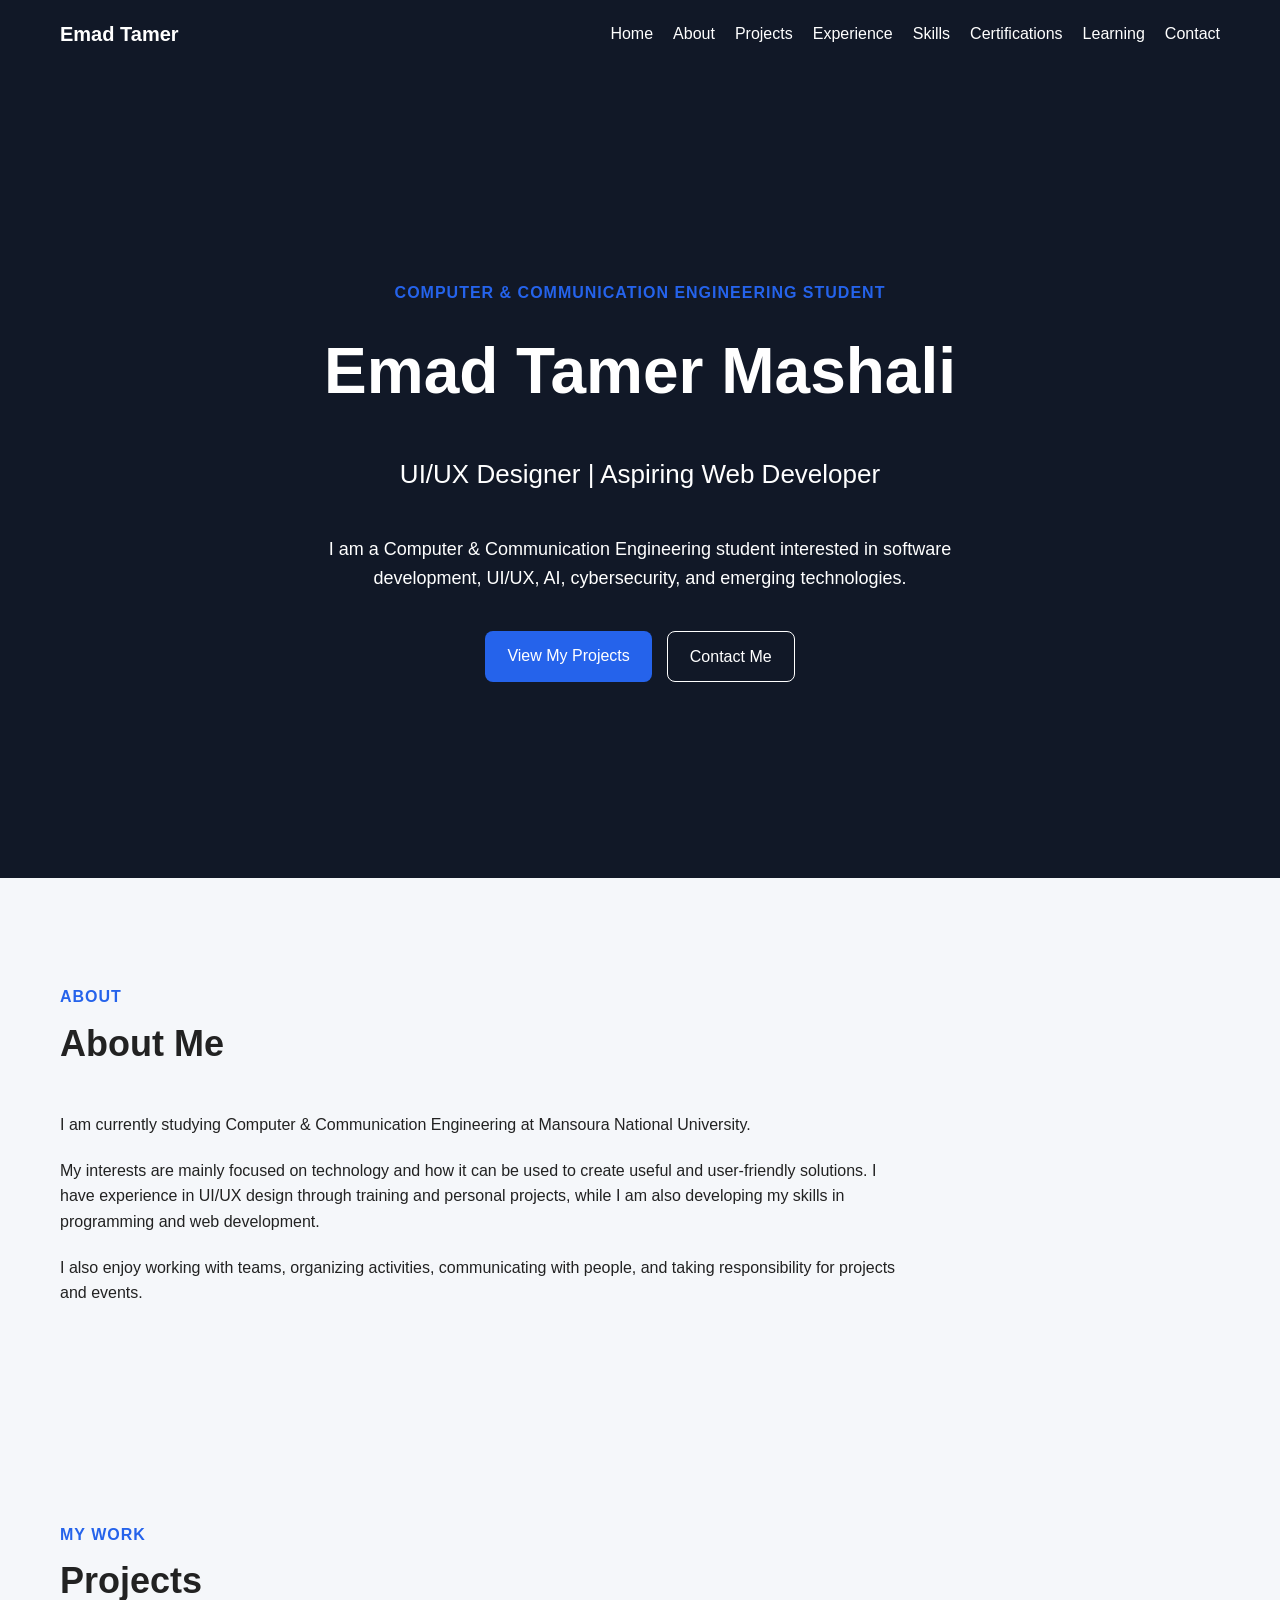
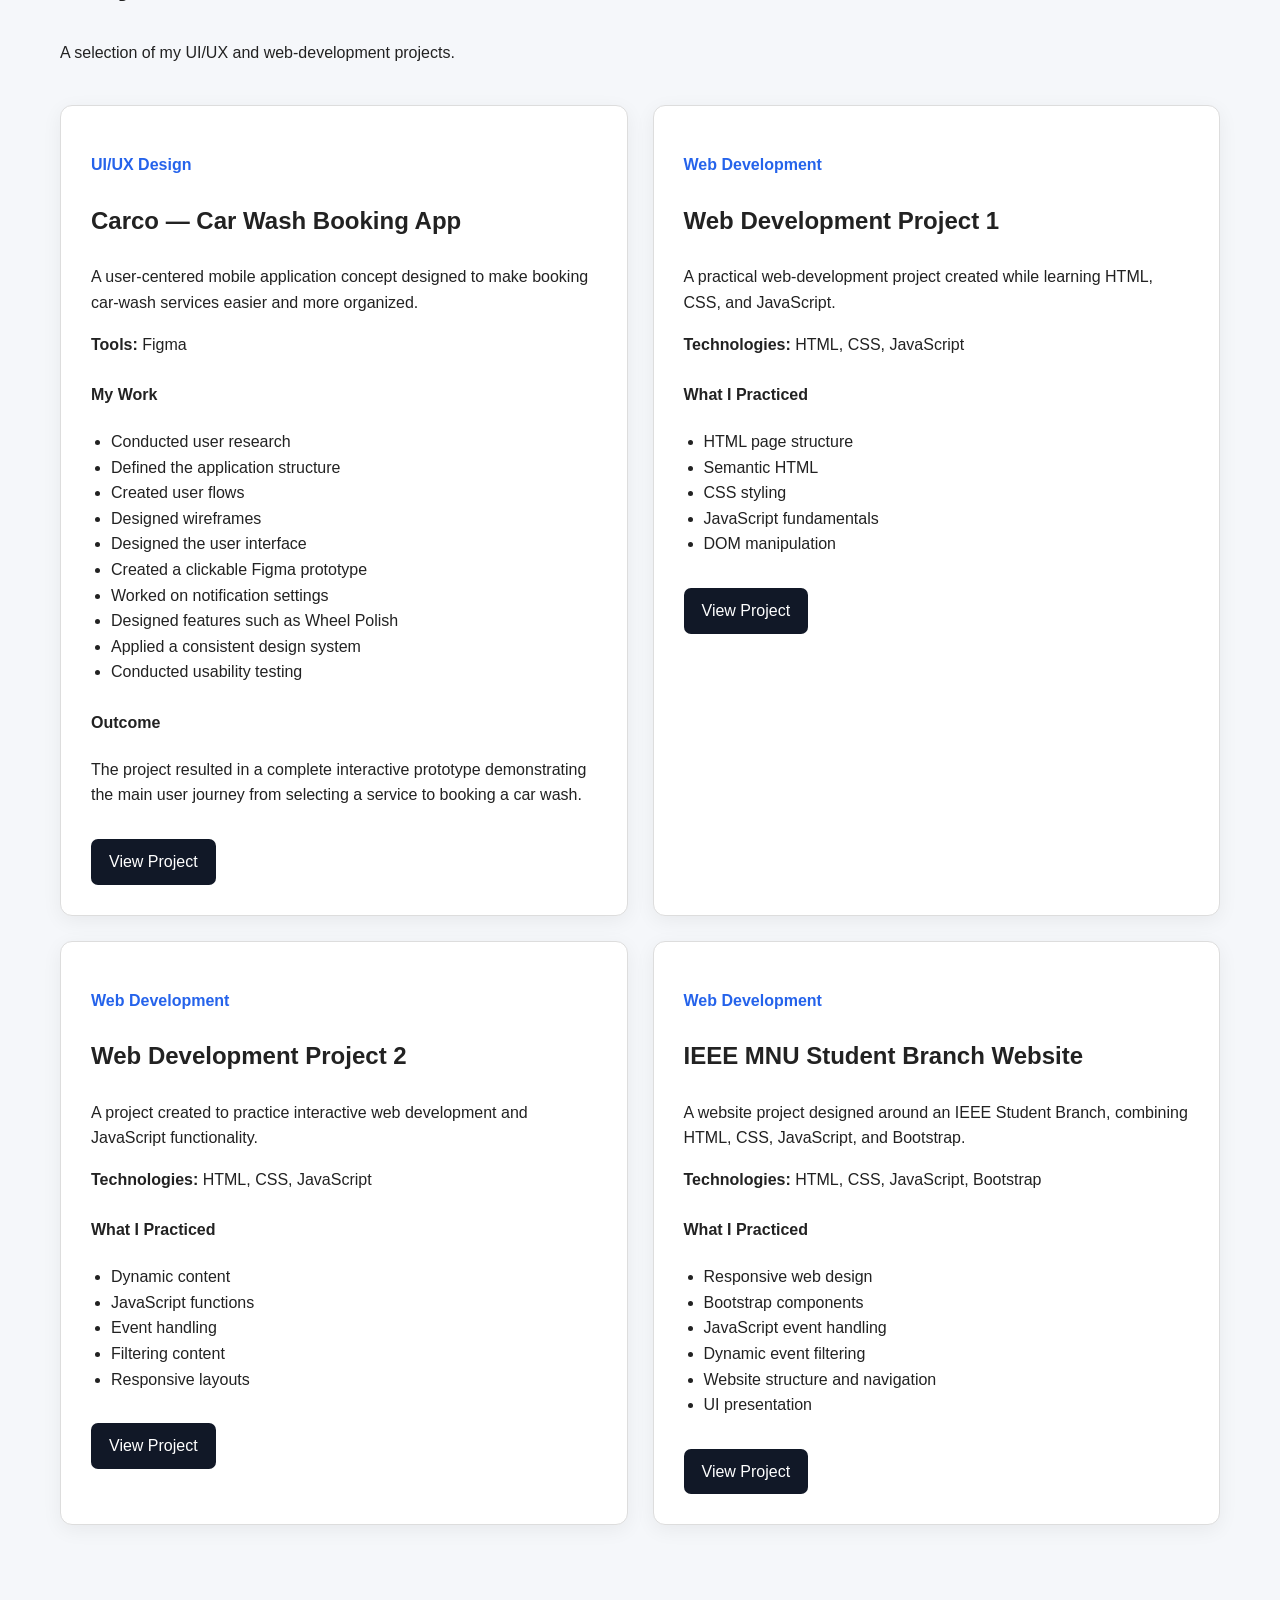
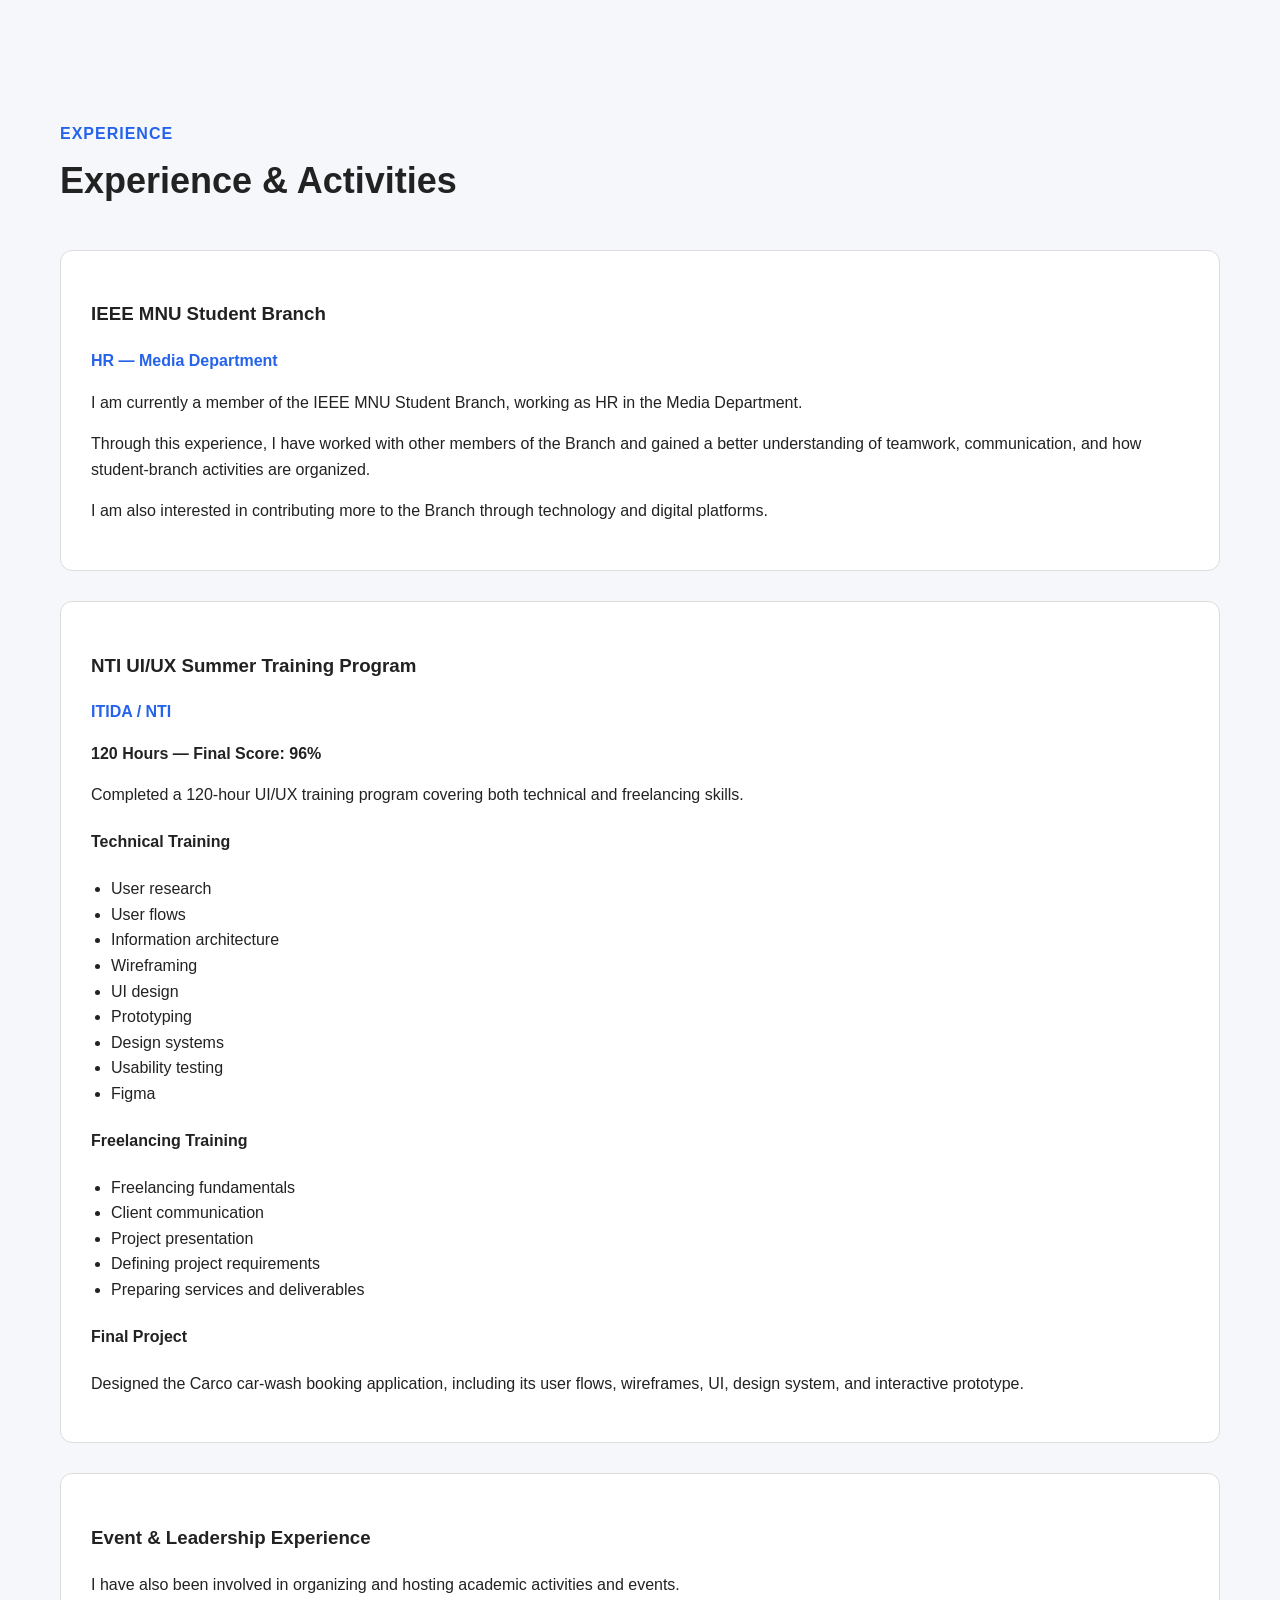
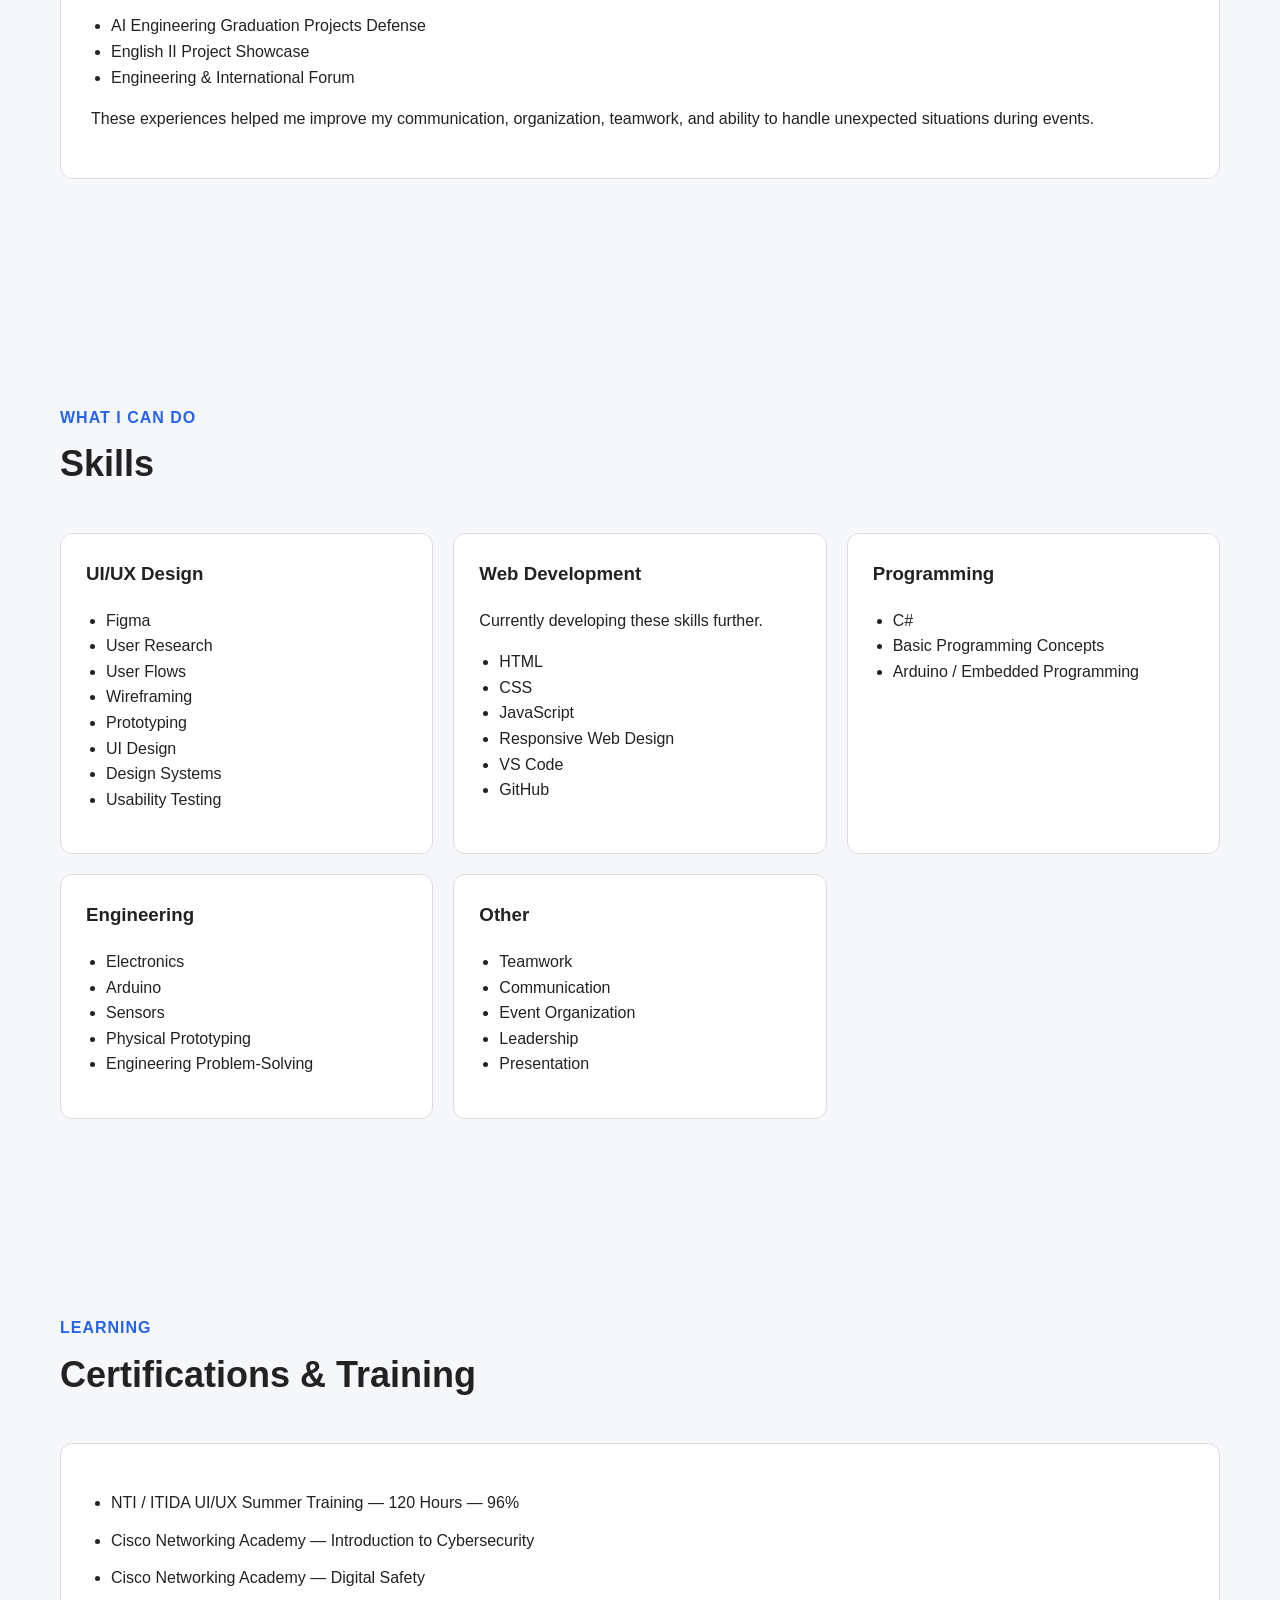
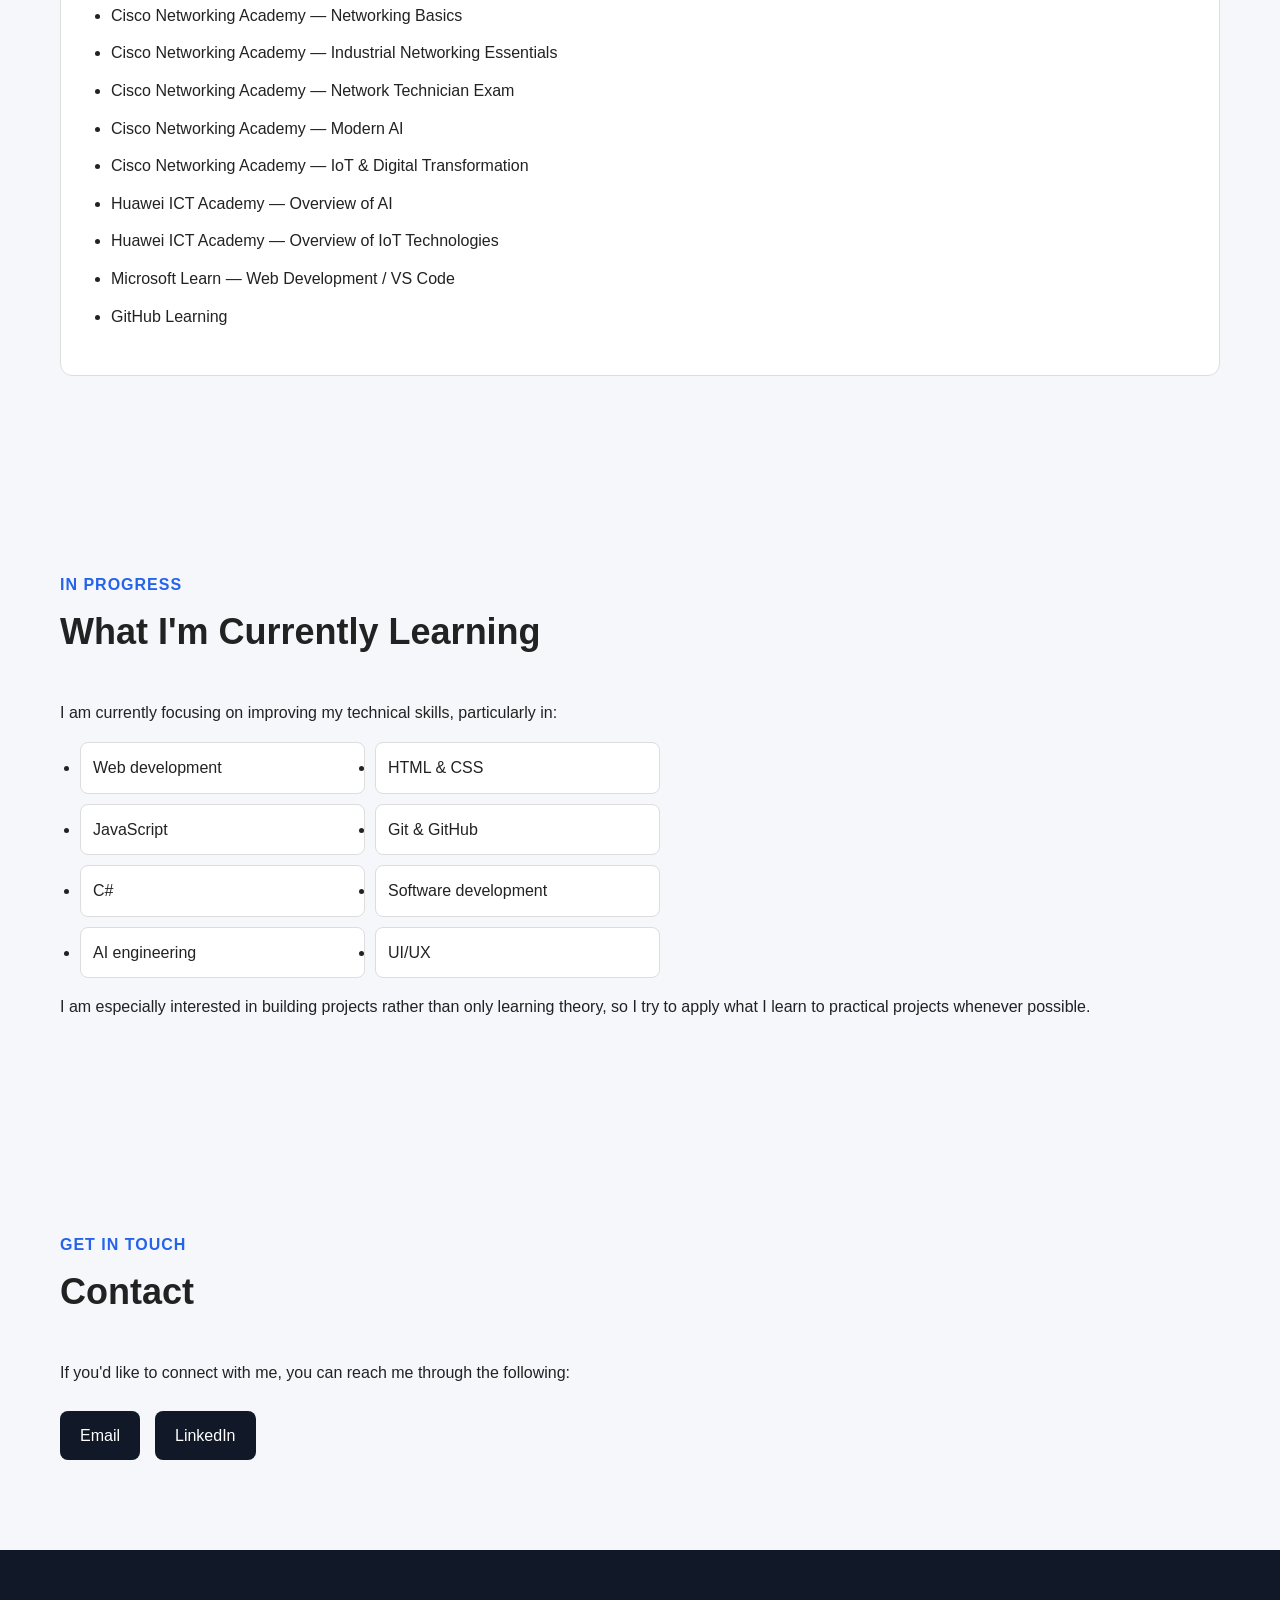
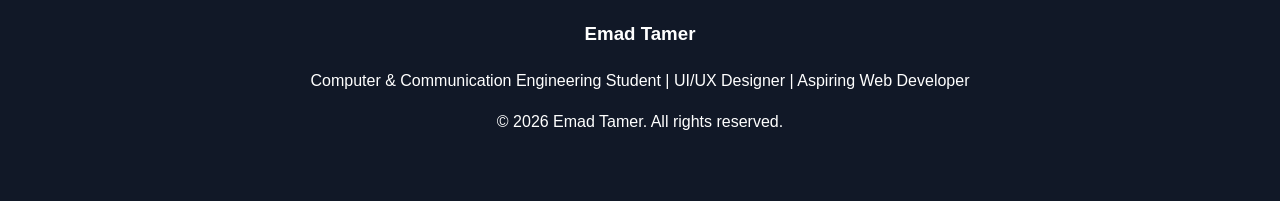
<file: Portfolio/index.html>
<!DOCTYPE html>
<html lang="en">

<head>

    <meta charset="UTF-8">
    <meta name="viewport" content="width=device-width, initial-scale=1.0">

    <title>Emad Tamer | Portfolio</title>

    <link rel="stylesheet" href="styles.css">

</head>

<body>

    <!-- ==================== HEADER ==================== -->

    <header>

        <nav>

            <a href="#home" class="logo">Emad Tamer</a>

            <div class="nav-links">

                <a href="#home">Home</a>
                <a href="#about">About</a>
                <a href="#projects">Projects</a>
                <a href="#experience">Experience</a>
                <a href="#skills">Skills</a>
                <a href="#certifications">Certifications</a>
                <a href="#learning">Learning</a>
                <a href="#contact">Contact</a>

            </div>

        </nav>

    </header>


    <!-- ==================== MAIN ==================== -->

    <main>


        <!-- ==================== HOME ==================== -->

        <section id="home" class="hero">

            <p class="eyebrow">
                Computer & Communication Engineering Student
            </p>

            <h1>Emad Tamer Mashali</h1>

            <h2>
                UI/UX Designer | Aspiring Web Developer
            </h2>

            <p class="hero-description">

                I am a Computer & Communication Engineering student
                interested in software development, UI/UX, AI,
                cybersecurity, and emerging technologies.

            </p>

            <div class="hero-buttons">

                <a href="#projects" class="button">
                    View My Projects
                </a>

                <a href="#contact" class="button secondary-button">
                    Contact Me
                </a>

            </div>

        </section>


        <!-- ==================== ABOUT ==================== -->

        <section id="about">

            <div class="section-heading">

                <p class="eyebrow">About</p>

                <h2>About Me</h2>

            </div>

            <div class="about-content">

                <p>
                    I am currently studying Computer & Communication
                    Engineering at Mansoura National University.
                </p>

                <p>
                    My interests are mainly focused on technology and
                    how it can be used to create useful and user-friendly
                    solutions. I have experience in UI/UX design through
                    training and personal projects, while I am also
                    developing my skills in programming and web development.
                </p>

                <p>
                    I also enjoy working with teams, organizing activities,
                    communicating with people, and taking responsibility
                    for projects and events.
                </p>

            </div>

        </section>


        <!-- ==================== PROJECTS ==================== -->

        <section id="projects">

            <div class="section-heading">

                <p class="eyebrow">My Work</p>

                <h2>Projects</h2>

                <p>
                    A selection of my UI/UX and web-development projects.
                </p>

            </div>


            <div class="project-container">


                <!-- CARCO -->

                <article class="project-card">

                    <p class="project-category">
                        UI/UX Design
                    </p>

                    <h3>
                        Carco — Car Wash Booking App
                    </h3>

                    <p>
                        A user-centered mobile application concept
                        designed to make booking car-wash services
                        easier and more organized.
                    </p>

                    <p>
                        <strong>Tools:</strong> Figma
                    </p>

                    <h4>My Work</h4>

                    <ul>

                        <li>Conducted user research</li>
                        <li>Defined the application structure</li>
                        <li>Created user flows</li>
                        <li>Designed wireframes</li>
                        <li>Designed the user interface</li>
                        <li>Created a clickable Figma prototype</li>
                        <li>Worked on notification settings</li>
                        <li>Designed features such as Wheel Polish</li>
                        <li>Applied a consistent design system</li>
                        <li>Conducted usability testing</li>

                    </ul>

                    <h4>Outcome</h4>

                    <p>
                        The project resulted in a complete interactive
                        prototype demonstrating the main user journey
                        from selecting a service to booking a car wash.
                    </p>

                    <a
                        href="https://www.behance.net/gallery/252828599/Carco-car-wash-app"
                        target="_blank"
                        class="project-link"
                    >
                        View Project
                    </a>

                </article>


                <!-- WEB PROJECT 1 -->

                <article class="project-card">

                    <p class="project-category">
                        Web Development
                    </p>

                    <h3>
                        Web Development Project 1
                    </h3>

                    <p>
                        A practical web-development project created
                        while learning HTML, CSS, and JavaScript.
                    </p>

                    <p>
                        <strong>Technologies:</strong>
                        HTML, CSS, JavaScript
                    </p>

                    <h4>What I Practiced</h4>

                    <ul>

                        <li>HTML page structure</li>
                        <li>Semantic HTML</li>
                        <li>CSS styling</li>
                        <li>JavaScript fundamentals</li>
                        <li>DOM manipulation</li>

                    </ul>

                    <a
                        href="#"
                        class="project-link"
                    >
                        View Project
                    </a>

                </article>


                <!-- WEB PROJECT 2 -->

                <article class="project-card">

                    <p class="project-category">
                        Web Development
                    </p>

                    <h3>
                        Web Development Project 2
                    </h3>

                    <p>
                        A project created to practice interactive
                        web development and JavaScript functionality.
                    </p>

                    <p>
                        <strong>Technologies:</strong>
                        HTML, CSS, JavaScript
                    </p>

                    <h4>What I Practiced</h4>

                    <ul>

                        <li>Dynamic content</li>
                        <li>JavaScript functions</li>
                        <li>Event handling</li>
                        <li>Filtering content</li>
                        <li>Responsive layouts</li>

                    </ul>

                    <a
                        href="#"
                        class="project-link"
                    >
                        View Project
                    </a>

                </article>


                <!-- WEB PROJECT 3 -->

                <article class="project-card">

                    <p class="project-category">
                        Web Development
                    </p>

                    <h3>
                        IEEE MNU Student Branch Website
                    </h3>

                    <p>
                        A website project designed around an IEEE
                        Student Branch, combining HTML, CSS,
                        JavaScript, and Bootstrap.
                    </p>

                    <p>
                        <strong>Technologies:</strong>
                        HTML, CSS, JavaScript, Bootstrap
                    </p>

                    <h4>What I Practiced</h4>

                    <ul>

                        <li>Responsive web design</li>
                        <li>Bootstrap components</li>
                        <li>JavaScript event handling</li>
                        <li>Dynamic event filtering</li>
                        <li>Website structure and navigation</li>
                        <li>UI presentation</li>

                    </ul>

                    <a
                        href="#"
                        class="project-link"
                    >
                        View Project
                    </a>

                </article>


            </div>

        </section>


        <!-- ==================== EXPERIENCE ==================== -->

        <section id="experience">

            <div class="section-heading">

                <p class="eyebrow">Experience</p>

                <h2>Experience & Activities</h2>

            </div>


            <!-- IEEE -->

            <article class="experience-card">

                <h3>
                    IEEE MNU Student Branch
                </h3>

                <p class="experience-role">
                    HR — Media Department
                </p>

                <p>
                    I am currently a member of the IEEE MNU Student
                    Branch, working as HR in the Media Department.
                </p>

                <p>
                    Through this experience, I have worked with other
                    members of the Branch and gained a better
                    understanding of teamwork, communication, and how
                    student-branch activities are organized.
                </p>

                <p>
                    I am also interested in contributing more to the
                    Branch through technology and digital platforms.
                </p>

            </article>


            <!-- NTI -->

            <article class="experience-card">

                <h3>
                    NTI UI/UX Summer Training Program
                </h3>

                <p class="experience-role">
                    ITIDA / NTI
                </p>

                <p class="highlight">
                    120 Hours — Final Score: 96%
                </p>

                <p>
                    Completed a 120-hour UI/UX training program
                    covering both technical and freelancing skills.
                </p>


                <h4>Technical Training</h4>

                <ul>

                    <li>User research</li>
                    <li>User flows</li>
                    <li>Information architecture</li>
                    <li>Wireframing</li>
                    <li>UI design</li>
                    <li>Prototyping</li>
                    <li>Design systems</li>
                    <li>Usability testing</li>
                    <li>Figma</li>

                </ul>


                <h4>Freelancing Training</h4>

                <ul>

                    <li>Freelancing fundamentals</li>
                    <li>Client communication</li>
                    <li>Project presentation</li>
                    <li>Defining project requirements</li>
                    <li>Preparing services and deliverables</li>

                </ul>


                <h4>Final Project</h4>

                <p>
                    Designed the Carco car-wash booking application,
                    including its user flows, wireframes, UI, design
                    system, and interactive prototype.
                </p>

            </article>


            <!-- EVENTS -->

            <article class="experience-card">

                <h3>
                    Event & Leadership Experience
                </h3>

                <p>
                    I have also been involved in organizing and
                    hosting academic activities and events.
                </p>

                <ul>

                    <li>
                        AI Engineering Graduation Projects Defense
                    </li>

                    <li>
                        English II Project Showcase
                    </li>

                    <li>
                        Engineering & International Forum
                    </li>

                </ul>

                <p>
                    These experiences helped me improve my
                    communication, organization, teamwork, and ability
                    to handle unexpected situations during events.
                </p>

            </article>

        </section>


        <!-- ==================== SKILLS ==================== -->

        <section id="skills">

            <div class="section-heading">

                <p class="eyebrow">What I Can Do</p>

                <h2>Skills</h2>

            </div>


            <div class="skills-container">


                <article class="skill-card">

                    <h3>UI/UX Design</h3>

                    <ul>

                        <li>Figma</li>
                        <li>User Research</li>
                        <li>User Flows</li>
                        <li>Wireframing</li>
                        <li>Prototyping</li>
                        <li>UI Design</li>
                        <li>Design Systems</li>
                        <li>Usability Testing</li>

                    </ul>

                </article>


                <article class="skill-card">

                    <h3>Web Development</h3>

                    <p>
                        Currently developing these skills further.
                    </p>

                    <ul>

                        <li>HTML</li>
                        <li>CSS</li>
                        <li>JavaScript</li>
                        <li>Responsive Web Design</li>
                        <li>VS Code</li>
                        <li>GitHub</li>

                    </ul>

                </article>


                <article class="skill-card">

                    <h3>Programming</h3>

                    <ul>

                        <li>C#</li>
                        <li>Basic Programming Concepts</li>
                        <li>Arduino / Embedded Programming</li>

                    </ul>

                </article>


                <article class="skill-card">

                    <h3>Engineering</h3>

                    <ul>

                        <li>Electronics</li>
                        <li>Arduino</li>
                        <li>Sensors</li>
                        <li>Physical Prototyping</li>
                        <li>Engineering Problem-Solving</li>

                    </ul>

                </article>


                <article class="skill-card">

                    <h3>Other</h3>

                    <ul>

                        <li>Teamwork</li>
                        <li>Communication</li>
                        <li>Event Organization</li>
                        <li>Leadership</li>
                        <li>Presentation</li>

                    </ul>

                </article>


            </div>

        </section>


        <!-- ==================== CERTIFICATIONS ==================== -->

        <section id="certifications">

            <div class="section-heading">

                <p class="eyebrow">Learning</p>

                <h2>Certifications & Training</h2>

            </div>

            <div class="certification-list">

                <ul>

                    <li>
                        NTI / ITIDA UI/UX Summer Training —
                        120 Hours — 96%
                    </li>

                    <li>
                        Cisco Networking Academy —
                        Introduction to Cybersecurity
                    </li>

                    <li>
                        Cisco Networking Academy —
                        Digital Safety
                    </li>

                    <li>
                        Cisco Networking Academy —
                        Networking Basics
                    </li>

                    <li>
                        Cisco Networking Academy —
                        Industrial Networking Essentials
                    </li>

                    <li>
                        Cisco Networking Academy —
                        Network Technician Exam
                    </li>

                    <li>
                        Cisco Networking Academy —
                        Modern AI
                    </li>

                    <li>
                        Cisco Networking Academy —
                        IoT & Digital Transformation
                    </li>

                    <li>
                        Huawei ICT Academy —
                        Overview of AI
                    </li>

                    <li>
                        Huawei ICT Academy —
                        Overview of IoT Technologies
                    </li>

                    <li>
                        Microsoft Learn —
                        Web Development / VS Code
                    </li>

                    <li>
                        GitHub Learning
                    </li>

                </ul>

            </div>

        </section>


        <!-- ==================== CURRENTLY LEARNING ==================== -->

        <section id="learning">

            <div class="section-heading">

                <p class="eyebrow">In Progress</p>

                <h2>What I'm Currently Learning</h2>

            </div>

            <p>
                I am currently focusing on improving my technical
                skills, particularly in:
            </p>

            <ul class="learning-list">

                <li>Web development</li>
                <li>HTML & CSS</li>
                <li>JavaScript</li>
                <li>Git & GitHub</li>
                <li>C#</li>
                <li>Software development</li>
                <li>AI engineering</li>
                <li>UI/UX</li>

            </ul>

            <p>
                I am especially interested in building projects
                rather than only learning theory, so I try to apply
                what I learn to practical projects whenever possible.
            </p>

        </section>


        <!-- ==================== CONTACT ==================== -->

        <section id="contact">

            <div class="section-heading">

                <p class="eyebrow">Get In Touch</p>

                <h2>Contact</h2>

            </div>

            <p>
                If you'd like to connect with me, you can reach me
                through the following:
            </p>

            <div class="contact-links">

                <a href="mailto:emad.t.mashali@gmail.com">
                    Email
                </a>

                <a
                    href="https://www.linkedin.com/in/emad-mashali"
                    target="_blank"
                >
                    LinkedIn
                </a>

            </div>

        </section>

    </main>


    <!-- ==================== FOOTER ==================== -->

    <footer>

        <h3>
            Emad Tamer
        </h3>

        <p>
            Computer & Communication Engineering Student |
            UI/UX Designer | Aspiring Web Developer
        </p>

        <p>
            © 2026 Emad Tamer. All rights reserved.
        </p>

    </footer>


    <script src="script.js"></script>

</body>

</html>
</file>
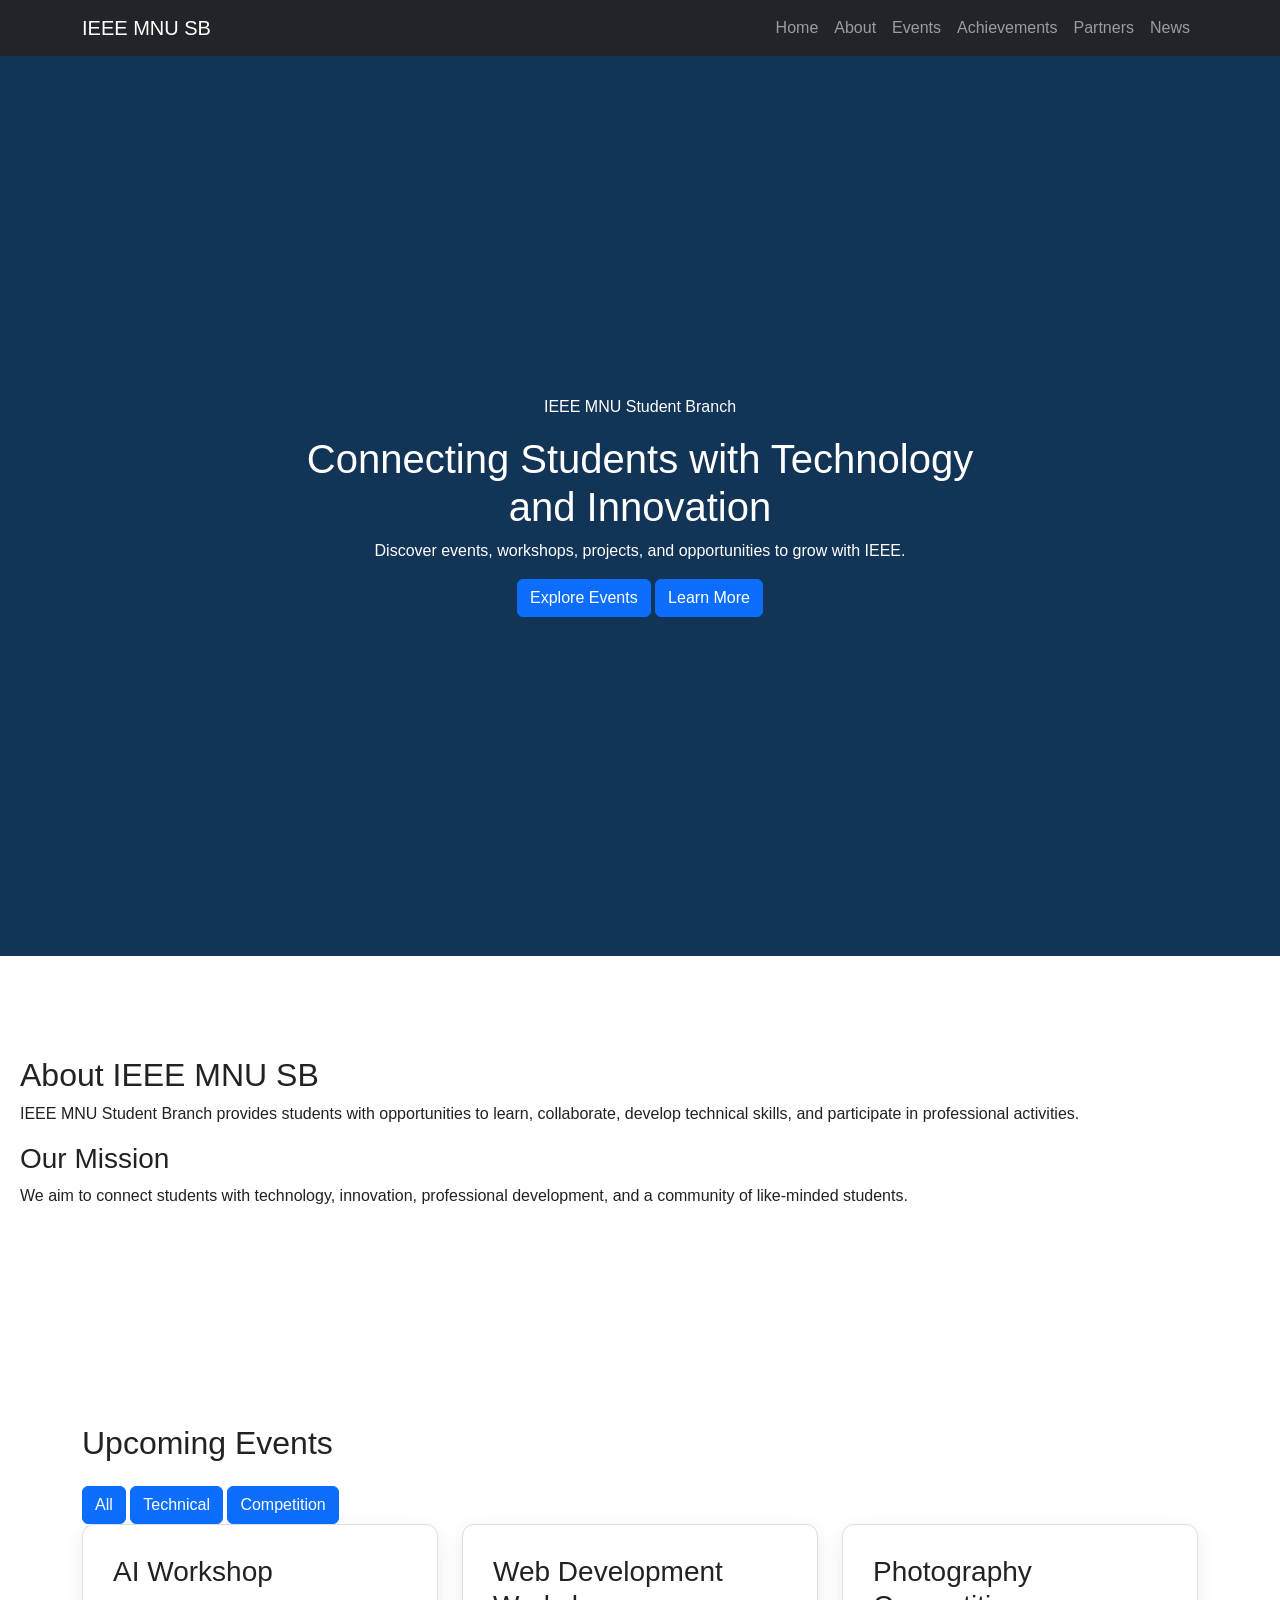
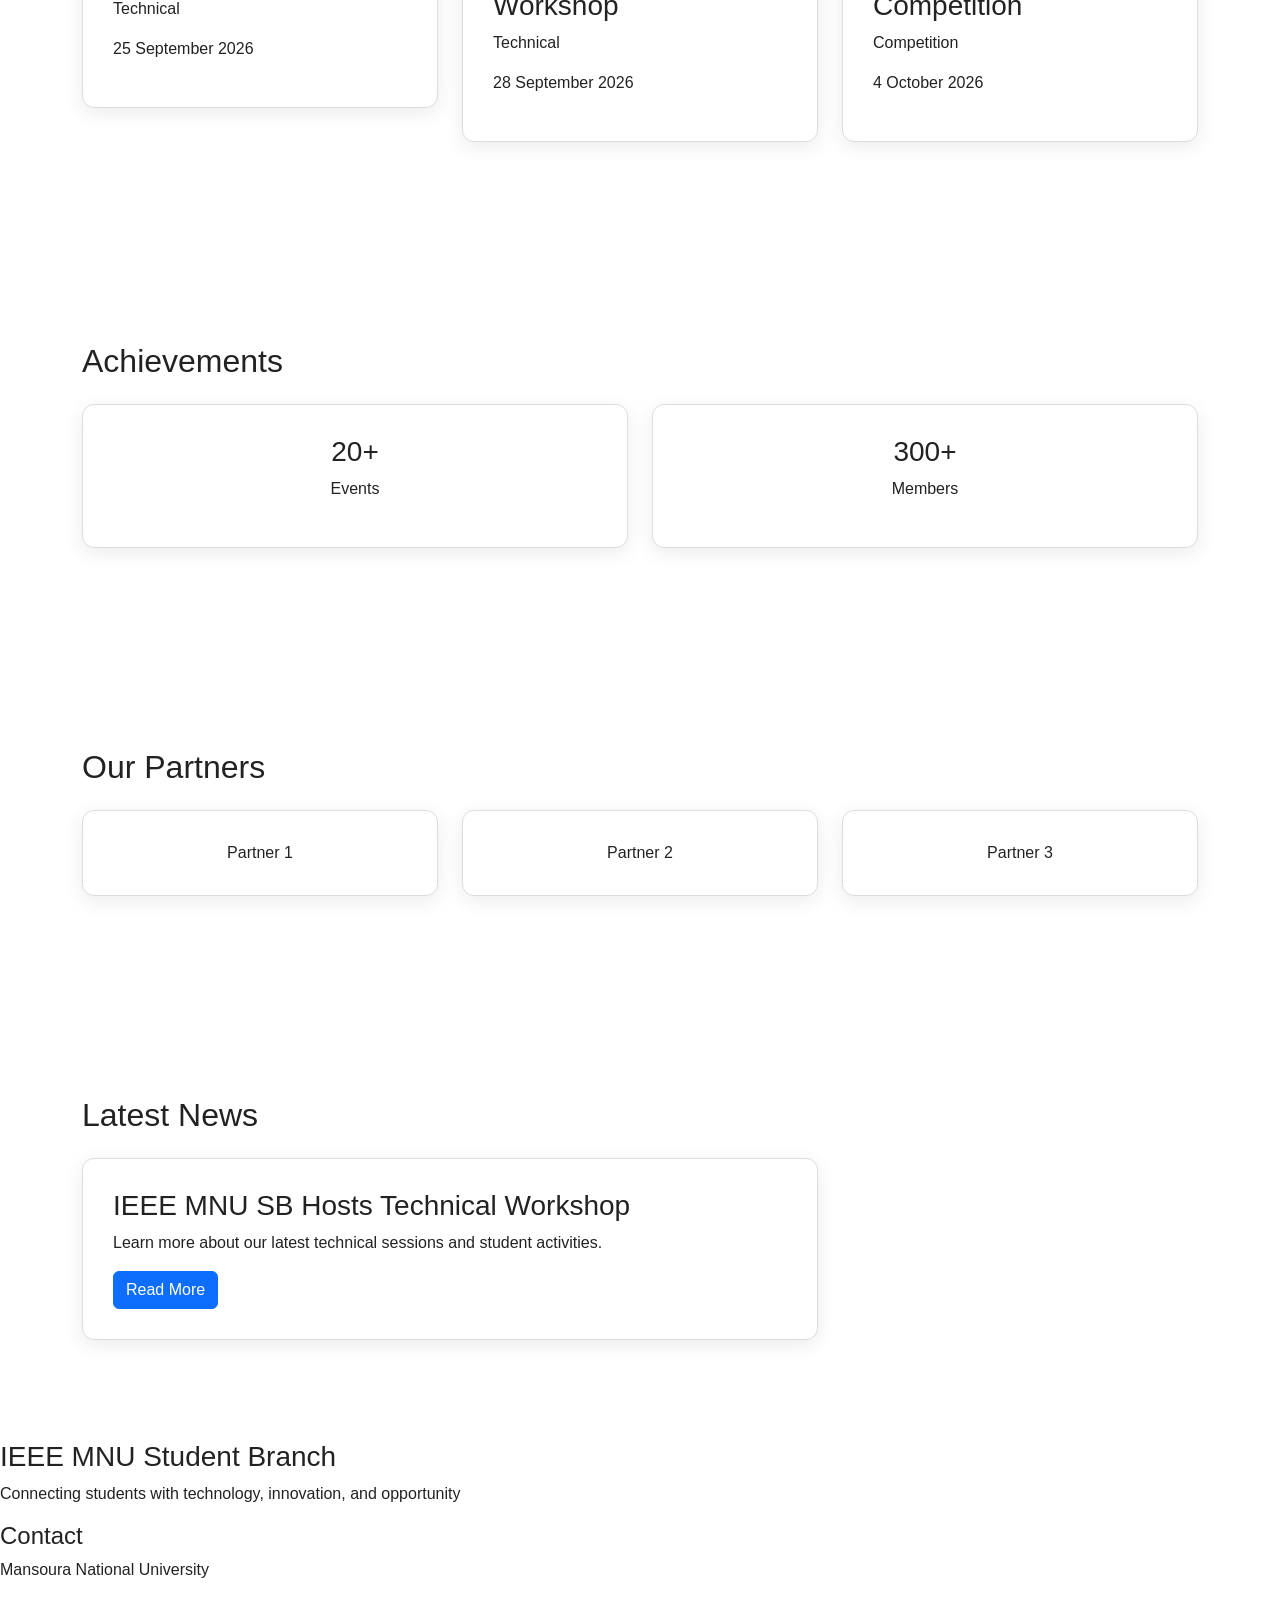
<file: Practice/index.html>
<!DOCTYPE html>
<html lang="en">

<head>
    <meta charset="UTF-8">
    <meta name="viewport" content="width=device-width, initial-scale=1.0">
    <title>IEEE MNU Student Branch</title>
    <link href="https://cdn.jsdelivr.net/npm/bootstrap@5.3.8/dist/css/bootstrap.min.css"
    rel="stylesheet"> <!--BOOTSTRAP-->
    <link rel="stylesheet" href="styles.css"> <!--CSS-->
</head>

<body>

    <header>
        <nav class="navbar navbar-expand-lg bg-dark navbar-dark">
            <div class="container">
                <a class="navbar-brand"href="#home">IEEE MNU SB</a>
                <button class="navbar-toggler" type="button" data-bs-toggle="collapse" data-bs-target="#navbarNav">
                    <span class="navbar-toggler-icon"></span>
                </button>
                <div class="collapse navbar-collapse" id="navbarNav">
                    <ul class="navbar-nav ms-auto">

                        <li class="nav-item">
                            <a class="nav-link" href="#home">
                                Home
                            </a>
                        </li>

                        <li class="nav-item">
                            <a class="nav-link" href="#about">
                                About
                            </a>
                        </li>

                        <li class="nav-item">
                            <a class="nav-link" href="#events">
                                Events
                            </a>
                        </li>

                        <li class="nav-item">
                            <a class="nav-link" href="#achievements">
                                Achievements
                            </a>
                        </li>

                        <li class="nav-item">
                            <a class="nav-link" href="#partners">
                                Partners
                            </a>
                        </li>

                        <li class="nav-item">
                            <a class="nav-link" href="#news">
                                News
                            </a>
                        </li>

                    </ul>
                </div>
            </div>
        </nav>
    </header>

    <main>
            <!--HOME-->
        <section id="home">
            <div class="container">

                <div class="row">

                    <div class="col-lg-8 mx-auto text-center">

                        <p>IEEE MNU Student Branch</p>
                        <h1>Connecting Students with Technology and Innovation</h1>
                        <p>Discover events, workshops, projects, and opportunities to grow with IEEE.</p>
                        <a href="#events" class="btn btn-primary">Explore Events</a>
                        <a href="#about" class="btn btn-primary">Learn More</a>
                    </div>

                </div>

            </div>
        </section>

            <!--ABOUT-->
        <section id="about">
            <h2>About IEEE MNU SB</h2>
            <p>
                IEEE MNU Student Branch provides students with opportunities to learn, collaborate, 
                develop technical skills, and participate in professional activities.
            </p>
            <h3>Our Mission</h3>
            <p>
                We aim to connect students with technology,
                innovation, professional development, and
                a community of like-minded students.
            </p>
        </section>

            <!--EVENTS-->
        <section id="events">
            <div class="container">
                <h2 class="mb-4">Upcoming Events</h2>
            
                <button class="btn btn-primary filter-btn" onclick="filterEvents('all', this)">All</button>
                <button class="btn btn-primary filter-btn" onclick="filterEvents('Technical', this)">Technical</button>
                <button class="btn btn-primary filter-btn" onclick="filterEvents('Competition', this)">Competition</button>

                <div id="event-container" class="row g-4"></div>
            </div>
        </section>

            <!--ACHIEVEMENTS-->
        <section id="achievements">

            <div class="container">

                <h2 class="mb-4">
                    Achievements
                </h2>

                <div class="row g-4">

                    <div class="col-md-6">

                        <div class="event-card text-center">

                            <h3>20+</h3>

                            <p>Events</p>

                        </div>

                    </div>

                    <div class="col-md-6">

                        <div class="event-card text-center">

                            <h3>300+</h3>

                            <p>Members</p>

                        </div>

                    </div>

                </div>

            </div>

        </section>

            <!--PARTNERS-->
        <section id="partners">

            <div class="container">

                <h2 class="mb-4">
                    Our Partners
                </h2>

                <div class="row g-4">

                    <div class="col-md-4">

                        <div class="event-card text-center">
                            Partner 1
                        </div>

                    </div>

                    <div class="col-md-4">

                        <div class="event-card text-center">
                            Partner 2
                        </div>

                    </div>

                    <div class="col-md-4">

                        <div class="event-card text-center">
                            Partner 3
                        </div>

                    </div>

                </div>

            </div>

        </section>

            <!--NEWS-->
        <section id="news">

            <div class="container">

                <h2 class="mb-4">
                    Latest News
                </h2>

                <div class="row">

                    <div class="col-lg-8">

                        <article class="event-card">

                            <h3>
                                IEEE MNU SB Hosts Technical Workshop
                            </h3>

                            <p>
                                Learn more about our latest technical
                                sessions and student activities.
                            </p>

                            <a href="#" class="btn btn-primary">
                                Read More
                            </a>

                        </article>

                    </div>

                </div>

            </div>

        </section>

    </main>

    <footer>
        <h3>IEEE MNU Student Branch</h3>
        <p>Connecting students with technology, innovation, and opportunity</p>
        <h4>Contact</h4>
        <p>Mansoura National University</p>
    </footer>

    <script src="https://cdn.jsdelivr.net/npm/bootstrap@5.3.8/dist/js/bootstrap.bundle.min.js"></script> <!--BOOTSTRAP-->
    <script src="script.js"></script> <!--JS-->
</body>

</html>
</file>
<file: styles.css>
/* ==================== GENERAL ==================== */

* {
    box-sizing: border-box;
}

html {
    scroll-behavior: smooth;
}

body {
    margin: 0;
    font-family: Arial, sans-serif;
    line-height: 1.6;
    color: #222;
    background-color: #f5f7fa;
}

a {
    text-decoration: none;
}

ul {
    padding-left: 20px;
}


/* ==================== HEADER ==================== */

header {
    position: sticky;
    top: 0;
    z-index: 1000;
    background-color: #111827;
}

nav {
    max-width: 1200px;
    margin: auto;
    padding: 18px 20px;

    display: flex;
    justify-content: space-between;
    align-items: center;
}

.logo {
    color: white;
    font-size: 20px;
    font-weight: bold;
}

.nav-links {
    display: flex;
    gap: 20px;
}

.nav-links a {
    color: white;
    transition: 0.2s;
}

.nav-links a:hover {
    color: #60a5fa;
}


/* ==================== SECTIONS ==================== */

section {
    max-width: 1200px;
    margin: auto;
    padding: 90px 20px;
}

.section-heading {
    margin-bottom: 40px;
}

.section-heading h2 {
    font-size: 36px;
    margin-top: 5px;
}

.eyebrow {
    margin-bottom: 5px;
    color: #2563eb;
    font-weight: bold;
    text-transform: uppercase;
    letter-spacing: 1px;
}


/* ==================== HERO ==================== */

.hero {
    max-width: none;

    min-height: 90vh;

    display: flex;
    flex-direction: column;

    justify-content: center;
    align-items: center;

    text-align: center;

    padding: 80px 20px;

    background-color: #111827;
    color: white;
}

.hero h1 {
    margin: 10px 0;

    font-size: 64px;
}

.hero h2 {
    font-size: 26px;
    font-weight: normal;
}

.hero-description {
    max-width: 700px;
    font-size: 18px;
}

.hero-buttons {
    display: flex;
    gap: 15px;
    margin-top: 20px;
}


/* ==================== BUTTONS ==================== */

.button {
    display: inline-block;

    padding: 12px 22px;

    border-radius: 8px;

    background-color: #2563eb;
    color: white;

    transition: 0.2s;
}

.button:hover {
    background-color: #1d4ed8;
}

.secondary-button {
    background-color: transparent;
    border: 1px solid white;
}

.secondary-button:hover {
    background-color: white;
    color: #111827;
}


/* ==================== ABOUT ==================== */

.about-content {
    max-width: 850px;
}

.about-content p {
    margin-bottom: 20px;
}

.profile-image {
    width: 180px;
    height: 180px;
    object-fit: cover;
    border-radius: 50%;
    display: block;
    margin-bottom: 30px;
}

/* ==================== PROJECTS ==================== */

.project-container {
    display: grid;

    grid-template-columns: repeat(2, 1fr);

    gap: 25px;
}

.project-card {
    padding: 30px;

    background-color: white;

    border-radius: 12px;

    border: 1px solid #ddd;

    box-shadow: 0 5px 20px rgba(0, 0, 0, 0.06);
}

.project-card h3 {
    font-size: 24px;
}

.project-category {
    color: #2563eb;
    font-weight: bold;
}

.project-card h4 {
    margin-top: 25px;
}

.project-link {
    display: inline-block;

    margin-top: 15px;

    padding: 10px 18px;

    border-radius: 7px;

    background-color: #111827;
    color: white;
}

.project-link:hover {
    background-color: #2563eb;
}


/* ==================== EXPERIENCE ==================== */

.experience-card {
    margin-bottom: 30px;

    padding: 30px;

    background-color: white;

    border-radius: 12px;

    border: 1px solid #ddd;
}

.experience-role {
    color: #2563eb;
    font-weight: bold;
}

.highlight {
    font-weight: bold;
}


/* ==================== SKILLS ==================== */

.skills-container {
    display: grid;

    grid-template-columns: repeat(3, 1fr);

    gap: 20px;
}

.skill-card {
    padding: 25px;

    background-color: white;

    border-radius: 12px;

    border: 1px solid #ddd;
}

.skill-card h3 {
    margin-top: 0;
}


/* ==================== CERTIFICATIONS ==================== */

.certification-list {
    padding: 30px;

    background-color: white;

    border-radius: 12px;

    border: 1px solid #ddd;
}

.certification-list li {
    margin-bottom: 12px;
}


/* ==================== CURRENTLY LEARNING ==================== */

.learning-list {
    display: grid;

    grid-template-columns: repeat(2, 1fr);

    gap: 10px;

    max-width: 600px;
}

.learning-list li {
    padding: 12px;

    background-color: white;

    border-radius: 8px;

    border: 1px solid #ddd;
}


/* ==================== CONTACT ==================== */

.contact-links {
    display: flex;
    gap: 15px;

    margin-top: 25px;
}

.contact-links a {
    display: inline-block;

    padding: 12px 20px;

    background-color: #111827;

    color: white;

    border-radius: 8px;
}

.contact-links a:hover {
    background-color: #2563eb;
}


/* ==================== FOOTER ==================== */

footer {
    padding: 50px 20px;

    text-align: center;

    background-color: #111827;

    color: white;
}


/* ==================== MOBILE ==================== */

@media (max-width: 900px) {

    .nav-links {
        gap: 10px;
        flex-wrap: wrap;
        justify-content: center;
    }

    .project-container {
        grid-template-columns: 1fr;
    }

    .skills-container {
        grid-template-columns: repeat(2, 1fr);
    }

}


@media (max-width: 600px) {

    nav {
        flex-direction: column;
        gap: 15px;
    }

    .nav-links {
        font-size: 14px;
    }

    .hero h1 {
        font-size: 42px;
    }

    .hero h2 {
        font-size: 20px;
    }

    .hero-buttons {
        flex-direction: column;
    }

    .skills-container {
        grid-template-columns: 1fr;
    }

    .learning-list {
        grid-template-columns: 1fr;
    }

    .contact-links {
        flex-direction: column;
    }

}
</file>
<file: Event Dashboard/style.css>
body {
    font-family: Arial, sans-serif;
    margin: 0;
    padding: 40px;
    background-color: #f4f4f4;
}

h1 {
    text-align: center;
}

.filters {
    display: flex;
    justify-content: center;
    gap: 10px;
    margin: 30px 0;
}

button {
    padding: 10px 20px;
    border: none;
    border-radius: 6px;
    cursor: pointer;
}

#events {
    display: grid;
    grid-template-columns: repeat(3, 1fr);
    gap: 20px;
}

.card {
    background-color: white;
    padding: 20px;
    border-radius: 10px;
}

@media (max-width: 768px) {

    #events {
        grid-template-columns: 1fr;
    }

}
</file>
<file: Event Landing Page/style.css>
* {
    box-sizing: border-box;
}

body {
    margin: 0;
    font-family: Arial, sans-serif;
}

nav {
    display: flex;
    justify-content: space-between;
    align-items: center;
    color: cornflowerblue;

    padding: 20px 8%;
}

#home {
    min-height: 80vh;

    display: flex;
    flex-direction: column;

    justify-content: center;
    align-items: center;

    text-align: center;
}

.event-info {
    display: flex;
    justify-content: center;
    gap: 60px;
}

.highlights {
    display: grid;
    grid-template-columns: repeat(3, 1fr);
    gap: 20px;
}

@media (max-width: 768px) {

    nav {
        flex-direction: column;
        gap: 15px;
    }

    .event-info {
        flex-direction: column;
        gap: 20px;
    }

    .highlights {
        grid-template-columns: 1fr;
    }

}
</file>
<file: IEEE Website/style.css>
/* =========================
   GENERAL
========================= */

html {
    scroll-behavior: smooth;
}

body {
    margin: 0;
    font-family: Arial, sans-serif;
    color: #222;
}


/* =========================
   HERO
========================= */

.hero-section {
    min-height: 100vh;

    background:
        linear-gradient(
            rgba(0, 0, 0, 0.65),
            rgba(0, 0, 0, 0.65)
        ),
        linear-gradient(
            135deg,
            #123456,
            #345678
        );

    color: white;
}


/* =========================
   SECTIONS
========================= */

.section-padding {
    padding: 100px 0;
}

.section-label {
    font-size: 0.85rem;
    font-weight: bold;
    letter-spacing: 2px;
    text-transform: uppercase;
    margin-bottom: 8px;
}


/* =========================
   CUSTOM CARDS
========================= */

.custom-card {
    padding: 30px;

    background: white;

    border-radius: 12px;

    box-shadow:
        0 5px 20px rgba(0, 0, 0, 0.08);

    transition:
        transform 0.2s ease,
        box-shadow 0.2s ease;
}

.custom-card:hover {
    transform: translateY(-5px);

    box-shadow:
        0 10px 30px rgba(0, 0, 0, 0.12);
}


/* =========================
   EVENT CARDS
========================= */

.event-card {
    height: 100%;

    padding: 30px;

    background: white;

    border-radius: 12px;

    border: 1px solid #ddd;

    transition:
        transform 0.2s ease,
        box-shadow 0.2s ease;
}

.event-card:hover {
    transform: translateY(-5px);

    box-shadow:
        0 10px 25px rgba(0, 0, 0, 0.1);
}

.event-card h3 {
    margin-bottom: 15px;
}

.event-category {
    font-size: 0.85rem;
    font-weight: bold;
    text-transform: uppercase;
}


/* =========================
   ACHIEVEMENTS
========================= */

.achievement-card {
    padding: 30px;

    border-radius: 12px;

    background-color: #f8f9fa;
}

.achievement-card h3 {
    font-size: 2.5rem;
    font-weight: bold;
    margin-bottom: 5px;
}


/* =========================
   PARTNERS
========================= */

.partner-card {
    min-height: 120px;

    display: flex;
    align-items: center;
    justify-content: center;

    background: white;

    border: 1px solid #ddd;

    border-radius: 12px;

    font-size: 1.2rem;
    font-weight: bold;

    transition:
        transform 0.2s ease;
}

.partner-card:hover {
    transform: translateY(-5px);
}


/* =========================
   NEWS
========================= */

.read-more {
    text-decoration: none;
    font-weight: bold;
}


/* =========================
   FOOTER
========================= */

.footer-link {
    display: block;

    color: #ccc;

    text-decoration: none;

    margin-bottom: 8px;
}

.footer-link:hover {
    color: white;
}


/* =========================
   MOBILE
========================= */

@media (max-width: 768px) {

    .section-padding {
        padding: 70px 0;
    }

    .hero-section h1 {
        font-size: 2.5rem;
    }

}
</file>
<file: Portfolio/styles.css>
/* ==================== GENERAL ==================== */

* {
    box-sizing: border-box;
}

html {
    scroll-behavior: smooth;
}

body {
    margin: 0;
    font-family: Arial, sans-serif;
    line-height: 1.6;
    color: #222;
    background-color: #f5f7fa;
}

a {
    text-decoration: none;
}

ul {
    padding-left: 20px;
}


/* ==================== HEADER ==================== */

header {
    position: sticky;
    top: 0;
    z-index: 1000;
    background-color: #111827;
}

nav {
    max-width: 1200px;
    margin: auto;
    padding: 18px 20px;

    display: flex;
    justify-content: space-between;
    align-items: center;
}

.logo {
    color: white;
    font-size: 20px;
    font-weight: bold;
}

.nav-links {
    display: flex;
    gap: 20px;
}

.nav-links a {
    color: white;
    transition: 0.2s;
}

.nav-links a:hover {
    color: #60a5fa;
}


/* ==================== SECTIONS ==================== */

section {
    max-width: 1200px;
    margin: auto;
    padding: 90px 20px;
}

.section-heading {
    margin-bottom: 40px;
}

.section-heading h2 {
    font-size: 36px;
    margin-top: 5px;
}

.eyebrow {
    margin-bottom: 5px;
    color: #2563eb;
    font-weight: bold;
    text-transform: uppercase;
    letter-spacing: 1px;
}


/* ==================== HERO ==================== */

.hero {
    max-width: none;

    min-height: 90vh;

    display: flex;
    flex-direction: column;

    justify-content: center;
    align-items: center;

    text-align: center;

    padding: 80px 20px;

    background-color: #111827;
    color: white;
}

.hero h1 {
    margin: 10px 0;

    font-size: 64px;
}

.hero h2 {
    font-size: 26px;
    font-weight: normal;
}

.hero-description {
    max-width: 700px;
    font-size: 18px;
}

.hero-buttons {
    display: flex;
    gap: 15px;
    margin-top: 20px;
}


/* ==================== BUTTONS ==================== */

.button {
    display: inline-block;

    padding: 12px 22px;

    border-radius: 8px;

    background-color: #2563eb;
    color: white;

    transition: 0.2s;
}

.button:hover {
    background-color: #1d4ed8;
}

.secondary-button {
    background-color: transparent;
    border: 1px solid white;
}

.secondary-button:hover {
    background-color: white;
    color: #111827;
}


/* ==================== ABOUT ==================== */

.about-content {
    max-width: 850px;
}

.about-content p {
    margin-bottom: 20px;
}


/* ==================== PROJECTS ==================== */

.project-container {
    display: grid;

    grid-template-columns: repeat(2, 1fr);

    gap: 25px;
}

.project-card {
    padding: 30px;

    background-color: white;

    border-radius: 12px;

    border: 1px solid #ddd;

    box-shadow: 0 5px 20px rgba(0, 0, 0, 0.06);
}

.project-card h3 {
    font-size: 24px;
}

.project-category {
    color: #2563eb;
    font-weight: bold;
}

.project-card h4 {
    margin-top: 25px;
}

.project-link {
    display: inline-block;

    margin-top: 15px;

    padding: 10px 18px;

    border-radius: 7px;

    background-color: #111827;
    color: white;
}

.project-link:hover {
    background-color: #2563eb;
}


/* ==================== EXPERIENCE ==================== */

.experience-card {
    margin-bottom: 30px;

    padding: 30px;

    background-color: white;

    border-radius: 12px;

    border: 1px solid #ddd;
}

.experience-role {
    color: #2563eb;
    font-weight: bold;
}

.highlight {
    font-weight: bold;
}


/* ==================== SKILLS ==================== */

.skills-container {
    display: grid;

    grid-template-columns: repeat(3, 1fr);

    gap: 20px;
}

.skill-card {
    padding: 25px;

    background-color: white;

    border-radius: 12px;

    border: 1px solid #ddd;
}

.skill-card h3 {
    margin-top: 0;
}


/* ==================== CERTIFICATIONS ==================== */

.certification-list {
    padding: 30px;

    background-color: white;

    border-radius: 12px;

    border: 1px solid #ddd;
}

.certification-list li {
    margin-bottom: 12px;
}


/* ==================== CURRENTLY LEARNING ==================== */

.learning-list {
    display: grid;

    grid-template-columns: repeat(2, 1fr);

    gap: 10px;

    max-width: 600px;
}

.learning-list li {
    padding: 12px;

    background-color: white;

    border-radius: 8px;

    border: 1px solid #ddd;
}


/* ==================== CONTACT ==================== */

.contact-links {
    display: flex;
    gap: 15px;

    margin-top: 25px;
}

.contact-links a {
    display: inline-block;

    padding: 12px 20px;

    background-color: #111827;

    color: white;

    border-radius: 8px;
}

.contact-links a:hover {
    background-color: #2563eb;
}


/* ==================== FOOTER ==================== */

footer {
    padding: 50px 20px;

    text-align: center;

    background-color: #111827;

    color: white;
}


/* ==================== MOBILE ==================== */

@media (max-width: 900px) {

    .nav-links {
        gap: 10px;
        flex-wrap: wrap;
        justify-content: center;
    }

    .project-container {
        grid-template-columns: 1fr;
    }

    .skills-container {
        grid-template-columns: repeat(2, 1fr);
    }

}


@media (max-width: 600px) {

    nav {
        flex-direction: column;
        gap: 15px;
    }

    .nav-links {
        font-size: 14px;
    }

    .hero h1 {
        font-size: 42px;
    }

    .hero h2 {
        font-size: 20px;
    }

    .hero-buttons {
        flex-direction: column;
    }

    .skills-container {
        grid-template-columns: 1fr;
    }

    .learning-list {
        grid-template-columns: 1fr;
    }

    .contact-links {
        flex-direction: column;
    }

}
</file>
<file: Practice/styles.css>
* {
    box-sizing: border-box;
}

body {
    margin: 0;
    font-family: Arial, sans-serif;
    color: #222;
}

section {
    padding: 100px 20px;
}

#home {
    min-height: 100vh;

    display: flex;

    flex-direction: column;

    justify-content: center;

    align-items: center;

    text-align: center;

    background-color: #123456;

    color: white;
}

.event-card {
    padding: 30px;

    background-color: white;

    border-radius: 12px;

    border: 1px solid #ddd;

    box-shadow: 0 5px 20px rgba(0, 0, 0, 0.08);
}

.filter-btn.active {
    background-color: #123456;
    color: white;
}
</file>
